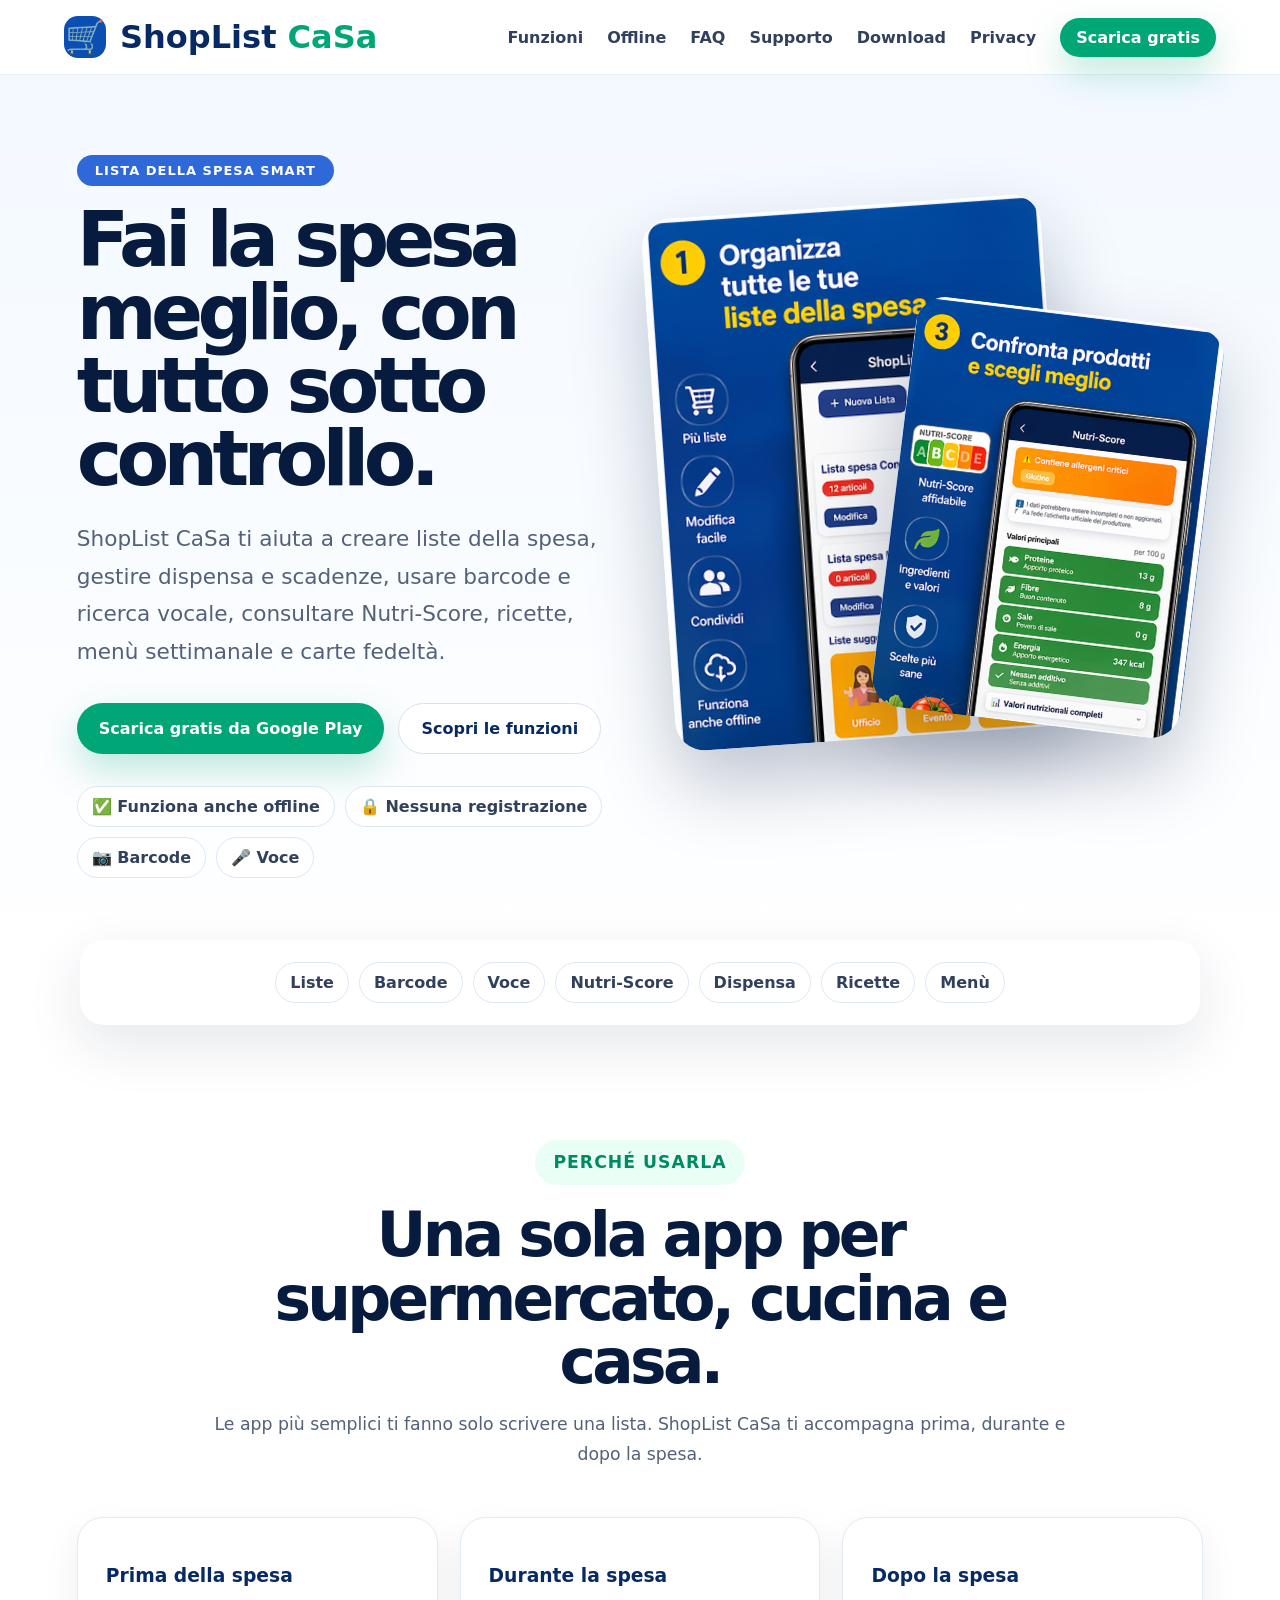
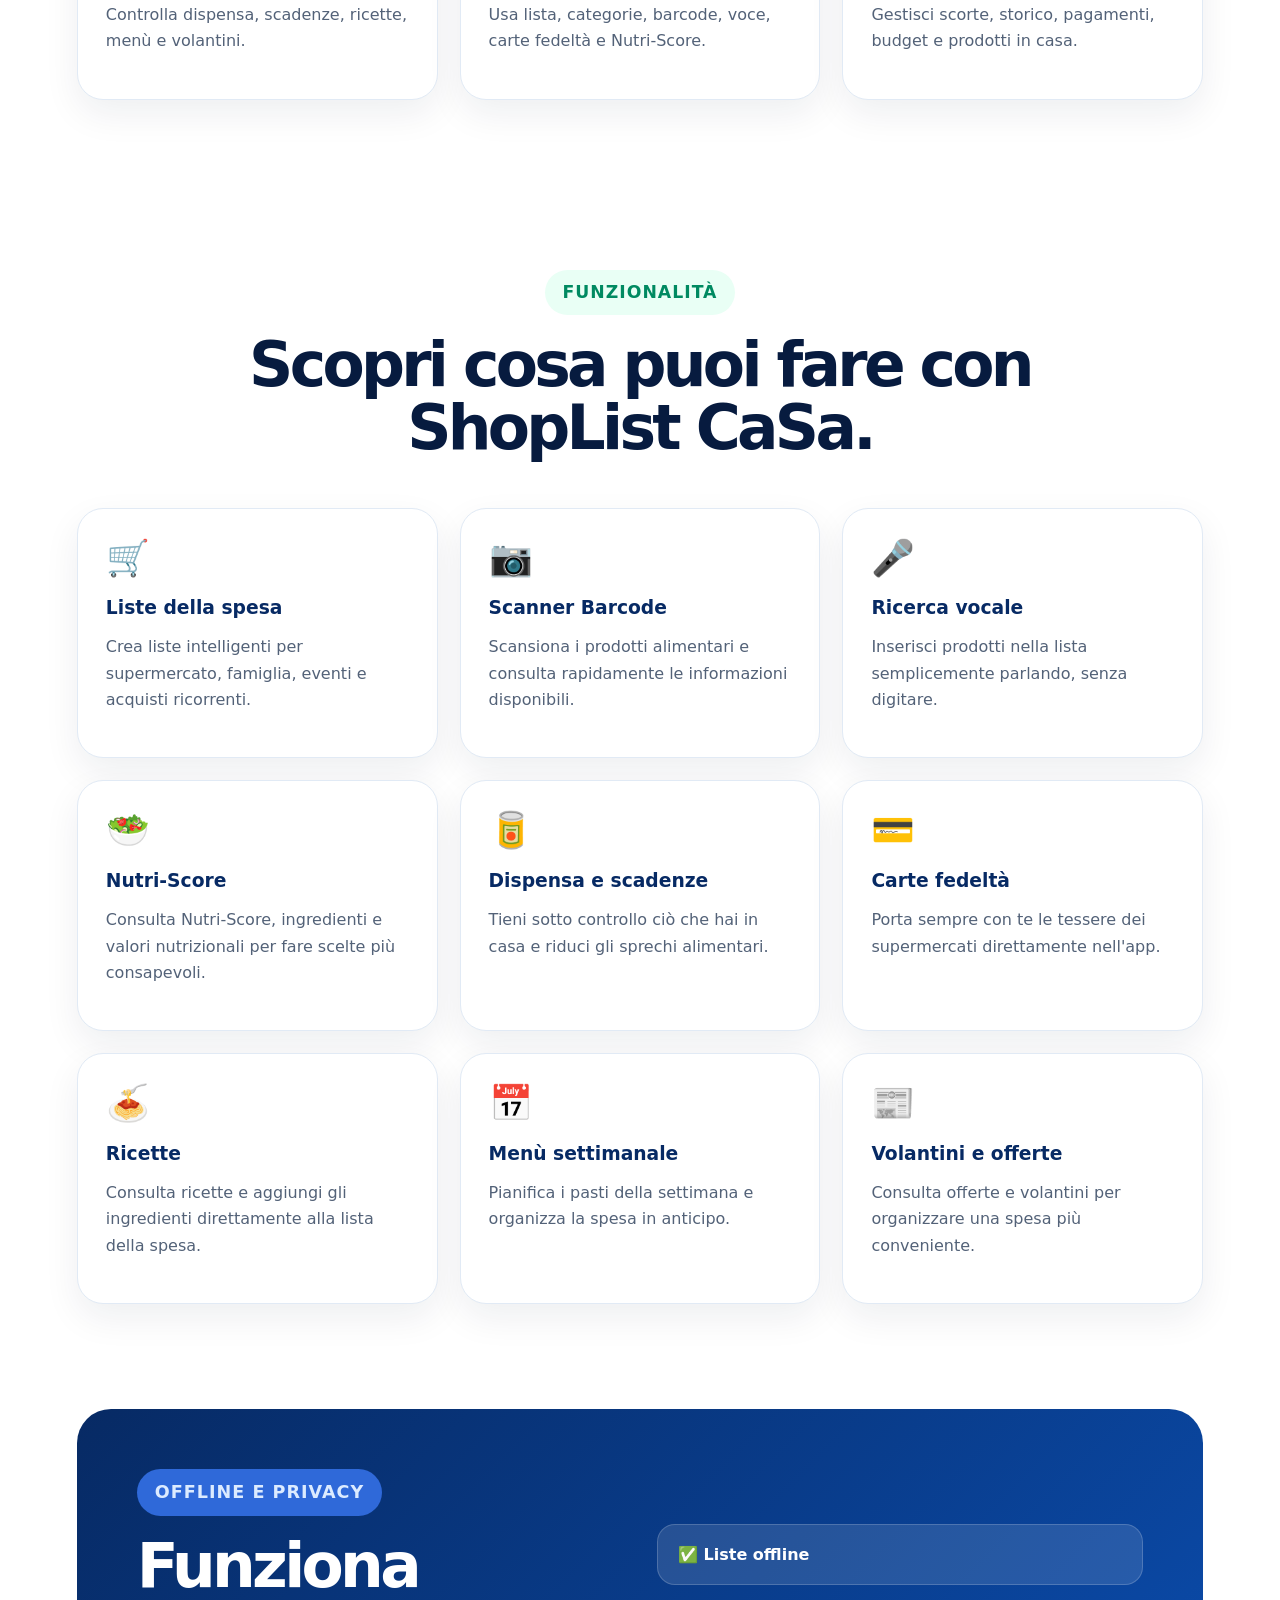
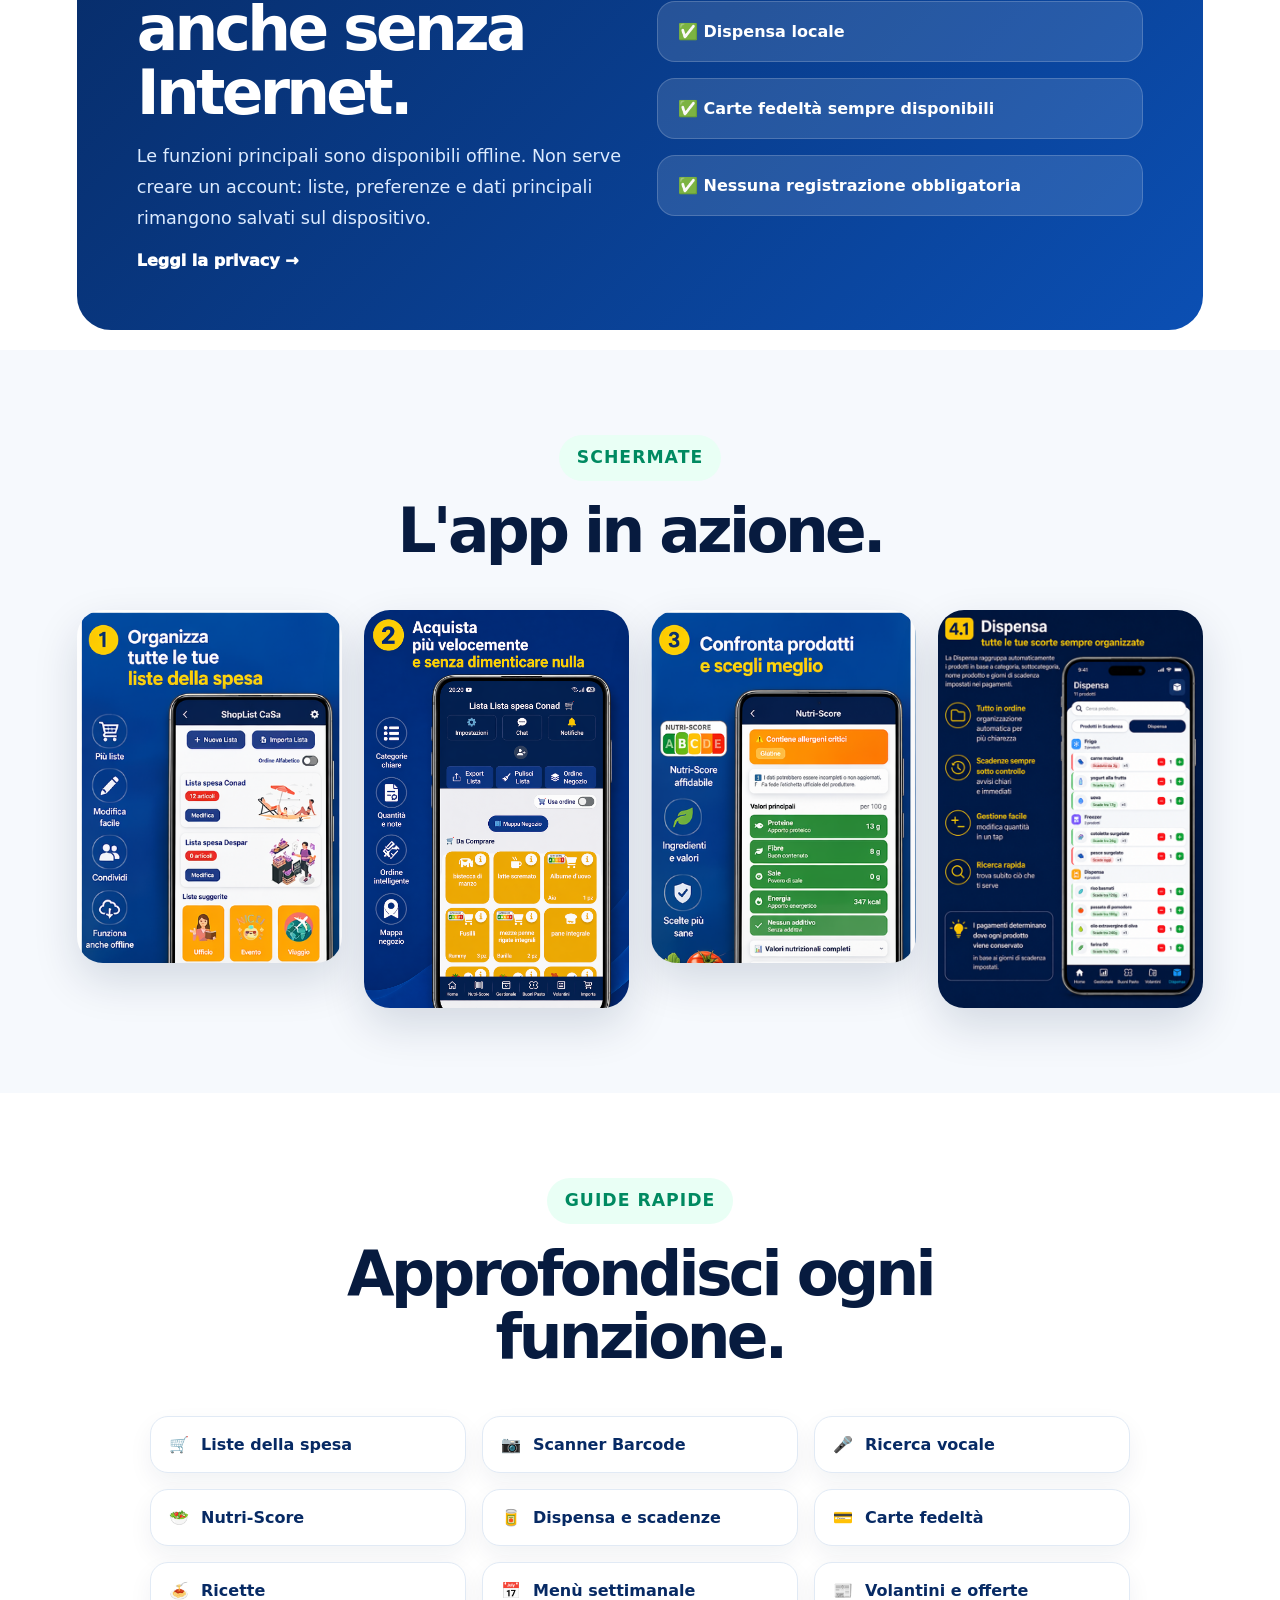
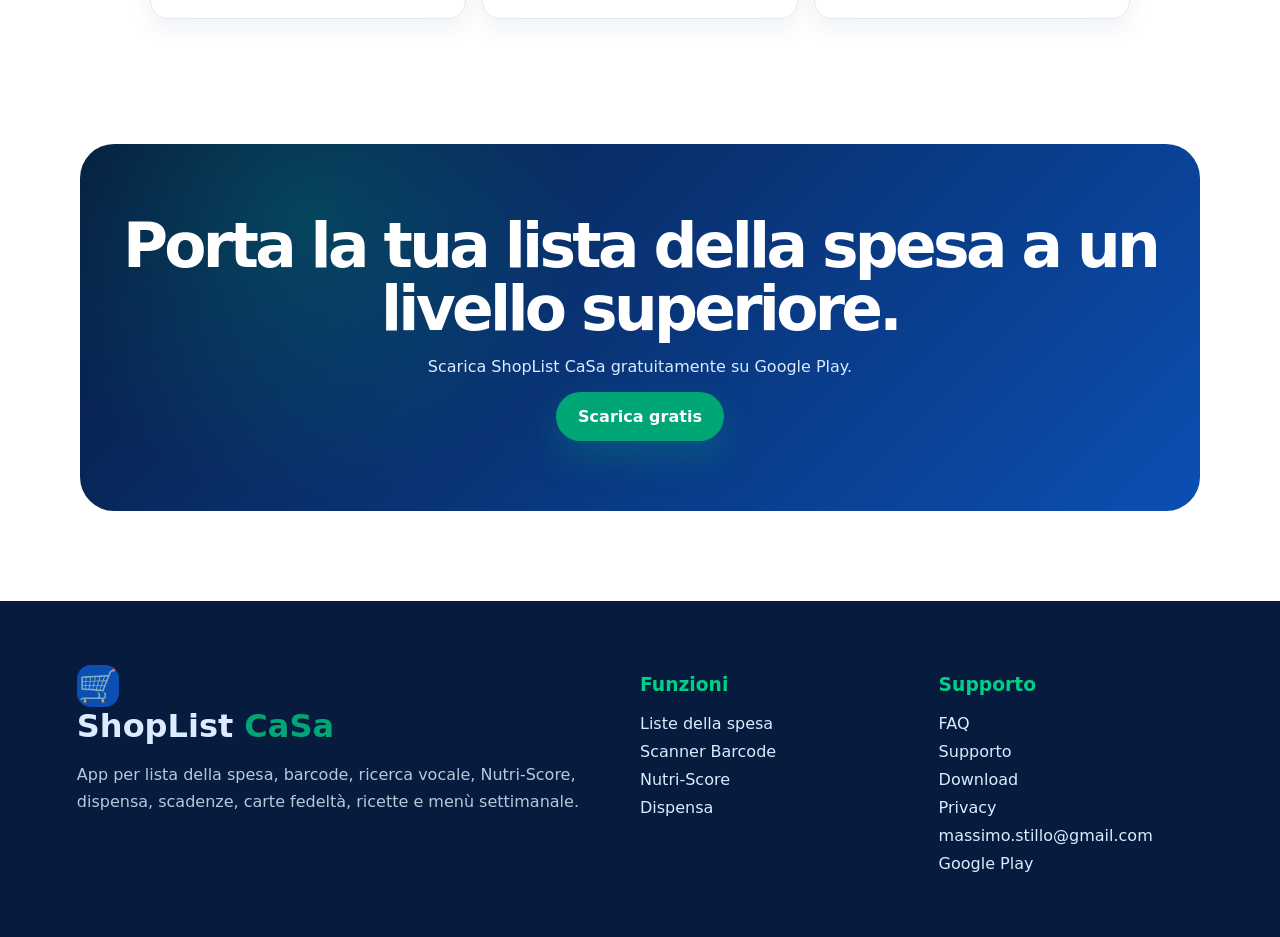
<file: index.html>
<!DOCTYPE html>
<html lang="it">
<head>
  <meta charset="UTF-8">
  <meta name="viewport" content="width=device-width, initial-scale=1.0">
  <title>ShopList CaSa - Lista della spesa smart</title>
  <meta name="description" content="ShopList CaSa è l'app completa per organizzare la lista della spesa: barcode, ricerca vocale, Nutri-Score, dispensa, scadenze, carte fedeltà, ricette e menù settimanale.">
  <link rel="stylesheet" href="style.css">
</head>
<body>

<header class="site-header">
  <a class="brand" href="index.html" aria-label="ShopList CaSa home">
    <span class="brand-mark">🛒</span>
    <span>ShopList <strong>CaSa</strong></span>
  </a>
  <button class="menu-toggle" id="menuToggle" aria-label="Apri menu">☰</button>
  <nav class="nav" id="nav">
    <a href="index.html#funzioni">Funzioni</a>
    <a href="index.html#offline">Offline</a>
    <a href="faq.html">FAQ</a>
    <a href="support.html">Supporto</a>
    <a href="download.html">Download</a>
    <a href="privacy.html">Privacy</a>
    <a class="btn small" href="https://play.google.com/store/apps/details?id=io.shoplistcasa.app" target="_blank" rel="noopener">Scarica gratis</a>
  </nav>
</header>


<main>
  <section class="hero">
    <div class="hero-text reveal">
      <p class="eyebrow">Lista della spesa smart</p>
      <h1>Fai la spesa meglio, con tutto sotto controllo.</h1>
      <p class="lead">ShopList CaSa ti aiuta a creare liste della spesa, gestire dispensa e scadenze, usare barcode e ricerca vocale, consultare Nutri-Score, ricette, menù settimanale e carte fedeltà.</p>
      <div class="hero-actions">
        <a class="btn" href="https://play.google.com/store/apps/details?id=io.shoplistcasa.app" target="_blank" rel="noopener">Scarica gratis da Google Play</a>
        <a class="btn secondary" href="#funzioni">Scopri le funzioni</a>
      </div>
      <div class="hero-points">
        <span>✅ Funziona anche offline</span>
        <span>🔒 Nessuna registrazione</span>
        <span>📷 Barcode</span>
        <span>🎤 Voce</span>
      </div>
    </div>
    <div class="hero-media reveal">
      <img class="phone-main" src="assets/liste.png" alt="ShopList CaSa lista della spesa">
      <img class="phone-float" src="assets/nutriscore.png" alt="Nutri-Score nell'app ShopList CaSa">
    </div>
  </section>

  <section class="logos reveal" aria-label="Principali vantaggi">
    <span>Liste</span><span>Barcode</span><span>Voce</span><span>Nutri-Score</span><span>Dispensa</span><span>Ricette</span><span>Menù</span>
  </section>

  <section class="section intro">
    <div class="section-title reveal">
      <p class="eyebrow green">Perché usarla</p>
      <h2>Una sola app per supermercato, cucina e casa.</h2>
      <p>Le app più semplici ti fanno solo scrivere una lista. ShopList CaSa ti accompagna prima, durante e dopo la spesa.</p>
    </div>
    <div class="benefit-grid">
      <article class="benefit reveal"><h3>Prima della spesa</h3><p>Controlla dispensa, scadenze, ricette, menù e volantini.</p></article>
      <article class="benefit reveal"><h3>Durante la spesa</h3><p>Usa lista, categorie, barcode, voce, carte fedeltà e Nutri-Score.</p></article>
      <article class="benefit reveal"><h3>Dopo la spesa</h3><p>Gestisci scorte, storico, pagamenti, budget e prodotti in casa.</p></article>
    </div>
  </section>

  <section class="section" id="funzioni">
    <div class="section-title reveal">
      <p class="eyebrow green">Funzionalità</p>
      <h2>Scopri cosa puoi fare con ShopList CaSa.</h2>
    </div>
    <div class="feature-grid">
      <a class="feature-card reveal" href="funzioni/liste-spesa.html">
      <span>🛒</span>
      <h3>Liste della spesa</h3>
      <p>Crea liste intelligenti per supermercato, famiglia, eventi e acquisti ricorrenti.</p>
    </a>
<a class="feature-card reveal" href="funzioni/barcode.html">
      <span>📷</span>
      <h3>Scanner Barcode</h3>
      <p>Scansiona i prodotti alimentari e consulta rapidamente le informazioni disponibili.</p>
    </a>
<a class="feature-card reveal" href="funzioni/ricerca-vocale.html">
      <span>🎤</span>
      <h3>Ricerca vocale</h3>
      <p>Inserisci prodotti nella lista semplicemente parlando, senza digitare.</p>
    </a>
<a class="feature-card reveal" href="funzioni/nutri-score.html">
      <span>🥗</span>
      <h3>Nutri-Score</h3>
      <p>Consulta Nutri-Score, ingredienti e valori nutrizionali per fare scelte più consapevoli.</p>
    </a>
<a class="feature-card reveal" href="funzioni/dispensa.html">
      <span>🥫</span>
      <h3>Dispensa e scadenze</h3>
      <p>Tieni sotto controllo ciò che hai in casa e riduci gli sprechi alimentari.</p>
    </a>
<a class="feature-card reveal" href="funzioni/carte-fedelta.html">
      <span>💳</span>
      <h3>Carte fedeltà</h3>
      <p>Porta sempre con te le tessere dei supermercati direttamente nell'app.</p>
    </a>
<a class="feature-card reveal" href="funzioni/ricette.html">
      <span>🍝</span>
      <h3>Ricette</h3>
      <p>Consulta ricette e aggiungi gli ingredienti direttamente alla lista della spesa.</p>
    </a>
<a class="feature-card reveal" href="funzioni/menu-settimanale.html">
      <span>📅</span>
      <h3>Menù settimanale</h3>
      <p>Pianifica i pasti della settimana e organizza la spesa in anticipo.</p>
    </a>
<a class="feature-card reveal" href="funzioni/volantini.html">
      <span>📰</span>
      <h3>Volantini e offerte</h3>
      <p>Consulta offerte e volantini per organizzare una spesa più conveniente.</p>
    </a>
    </div>
  </section>

  <section class="split" id="offline">
    <div class="split-text reveal">
      <p class="eyebrow">Offline e privacy</p>
      <h2>Funziona anche senza Internet.</h2>
      <p>Le funzioni principali sono disponibili offline. Non serve creare un account: liste, preferenze e dati principali rimangono salvati sul dispositivo.</p>
      <a class="text-link" href="privacy.html">Leggi la privacy →</a>
    </div>
    <div class="split-panel reveal">
      <div class="check">✅ Liste offline</div>
      <div class="check">✅ Dispensa locale</div>
      <div class="check">✅ Carte fedeltà sempre disponibili</div>
      <div class="check">✅ Nessuna registrazione obbligatoria</div>
    </div>
  </section>

  <section class="section screenshots">
    <div class="section-title reveal">
      <p class="eyebrow green">Schermate</p>
      <h2>L'app in azione.</h2>
    </div>
    <div class="screens-grid">
      <img class="reveal" src="assets/liste.png" alt="Liste della spesa">
      <img class="reveal" src="assets/spesa-veloce.png" alt="Spesa veloce">
      <img class="reveal" src="assets/nutriscore.png" alt="Nutri-Score">
      <img class="reveal" src="assets/dispensa.png" alt="Dispensa e scadenze">
    </div>
  </section>

  <section class="section seo-links">
    <div class="section-title reveal">
      <p class="eyebrow green">Guide rapide</p>
      <h2>Approfondisci ogni funzione.</h2>
    </div>
    <div class="mini-grid reveal">
      <a class="mini-card" href="funzioni/liste-spesa.html"><span>🛒</span><strong>Liste della spesa</strong></a>
<a class="mini-card" href="funzioni/barcode.html"><span>📷</span><strong>Scanner Barcode</strong></a>
<a class="mini-card" href="funzioni/ricerca-vocale.html"><span>🎤</span><strong>Ricerca vocale</strong></a>
<a class="mini-card" href="funzioni/nutri-score.html"><span>🥗</span><strong>Nutri-Score</strong></a>
<a class="mini-card" href="funzioni/dispensa.html"><span>🥫</span><strong>Dispensa e scadenze</strong></a>
<a class="mini-card" href="funzioni/carte-fedelta.html"><span>💳</span><strong>Carte fedeltà</strong></a>
<a class="mini-card" href="funzioni/ricette.html"><span>🍝</span><strong>Ricette</strong></a>
<a class="mini-card" href="funzioni/menu-settimanale.html"><span>📅</span><strong>Menù settimanale</strong></a>
<a class="mini-card" href="funzioni/volantini.html"><span>📰</span><strong>Volantini e offerte</strong></a>
    </div>
  </section>

  <section class="cta reveal">
    <h2>Porta la tua lista della spesa a un livello superiore.</h2>
    <p>Scarica ShopList CaSa gratuitamente su Google Play.</p>
    <a class="btn" href="https://play.google.com/store/apps/details?id=io.shoplistcasa.app" target="_blank" rel="noopener">Scarica gratis</a>
  </section>
</main>


<footer class="footer">
  <div>
    <a class="brand footer-brand" href="index.html">
      <span class="brand-mark">🛒</span>
      <span>ShopList <strong>CaSa</strong></span>
    </a>
    <p>App per lista della spesa, barcode, ricerca vocale, Nutri-Score, dispensa, scadenze, carte fedeltà, ricette e menù settimanale.</p>
  </div>
  <div>
    <h3>Funzioni</h3>
    <a href="funzioni/liste-spesa.html">Liste della spesa</a>
    <a href="funzioni/barcode.html">Scanner Barcode</a>
    <a href="funzioni/nutri-score.html">Nutri-Score</a>
    <a href="funzioni/dispensa.html">Dispensa</a>
  </div>
  <div>
    <h3>Supporto</h3>
    <a href="faq.html">FAQ</a>
    <a href="support.html">Supporto</a>
    <a href="download.html">Download</a>
    <a href="privacy.html">Privacy</a>
    <a href="mailto:massimo.stillo@gmail.com">massimo.stillo@gmail.com</a>
    <a href="https://play.google.com/store/apps/details?id=io.shoplistcasa.app" target="_blank" rel="noopener">Google Play</a>
  </div>
</footer>

<script src="script.js"></script>
</body>
</html>
</file>
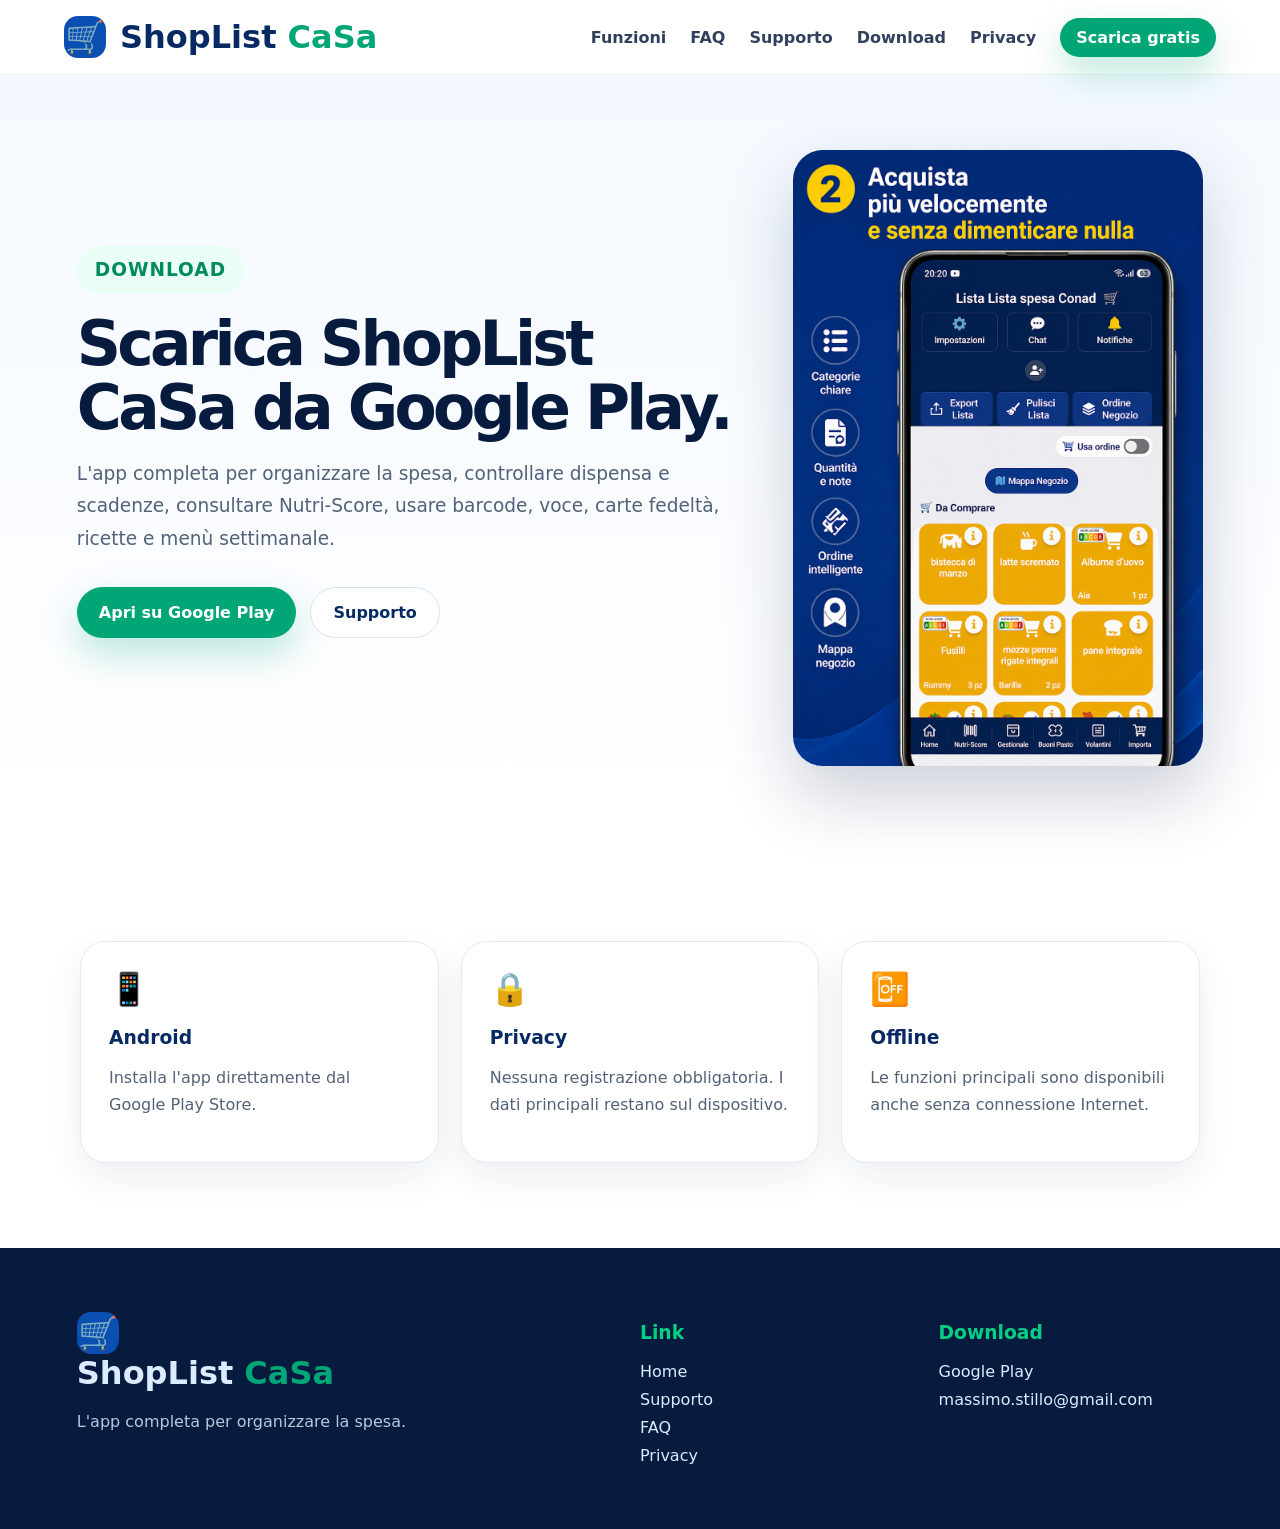
<file: download.html>
<!DOCTYPE html>
<html lang="it">
<head>
  <meta charset="UTF-8"><meta name="viewport" content="width=device-width, initial-scale=1.0">
  <title>Download - ShopList CaSa</title>
  <meta name="description" content="Scarica ShopList CaSa da Google Play: app gratuita per lista della spesa, barcode, voce, Nutri-Score, dispensa e ricette.">
  <link rel="stylesheet" href="style.css">
</head>
<body>
<header class="site-header">
  <a class="brand" href="index.html"><span class="brand-mark">🛒</span><span>ShopList <strong>CaSa</strong></span></a>
  <button class="menu-toggle" id="menuToggle" aria-label="Apri menu">☰</button>
  <nav class="nav" id="nav">
    <a href="index.html#funzioni">Funzioni</a>
    <a href="faq.html">FAQ</a>
    <a href="support.html">Supporto</a>
    <a href="download.html">Download</a>
    <a href="privacy.html">Privacy</a>
    <a class="btn small" href="https://play.google.com/store/apps/details?id=io.shoplistcasa.app" target="_blank" rel="noopener">Scarica gratis</a>
  </nav>
</header>
<main>
  <section class="page-hero">
    <div class="reveal">
      <p class="eyebrow green">Download</p>
      <h1>Scarica ShopList CaSa da Google Play.</h1>
      <p>L'app completa per organizzare la spesa, controllare dispensa e scadenze, consultare Nutri-Score, usare barcode, voce, carte fedeltà, ricette e menù settimanale.</p>
      <div class="hero-actions">
        <a class="btn" href="https://play.google.com/store/apps/details?id=io.shoplistcasa.app" target="_blank" rel="noopener">Apri su Google Play</a>
        <a class="btn secondary" href="support.html">Supporto</a>
      </div>
    </div>
    <img class="page-shot reveal" src="assets/spesa-veloce.png" alt="Scarica ShopList CaSa">
  </section>

  <section class="section">
    <div class="download-grid">
      <article class="download-card reveal"><span>📱</span><h3>Android</h3><p>Installa l'app direttamente dal Google Play Store.</p></article>
      <article class="download-card reveal"><span>🔒</span><h3>Privacy</h3><p>Nessuna registrazione obbligatoria. I dati principali restano sul dispositivo.</p></article>
      <article class="download-card reveal"><span>📴</span><h3>Offline</h3><p>Le funzioni principali sono disponibili anche senza connessione Internet.</p></article>
    </div>
  </section>
</main>
<footer class="footer">
  <div><a class="brand footer-brand" href="index.html"><span class="brand-mark">🛒</span><span>ShopList <strong>CaSa</strong></span></a><p>L'app completa per organizzare la spesa.</p></div>
  <div><h3>Link</h3><a href="index.html">Home</a><a href="support.html">Supporto</a><a href="faq.html">FAQ</a><a href="privacy.html">Privacy</a></div>
  <div><h3>Download</h3><a href="https://play.google.com/store/apps/details?id=io.shoplistcasa.app" target="_blank" rel="noopener">Google Play</a><a href="mailto:massimo.stillo@gmail.com">massimo.stillo@gmail.com</a></div>
</footer>
<script src="script.js"></script>
</body>
</html>
</file>
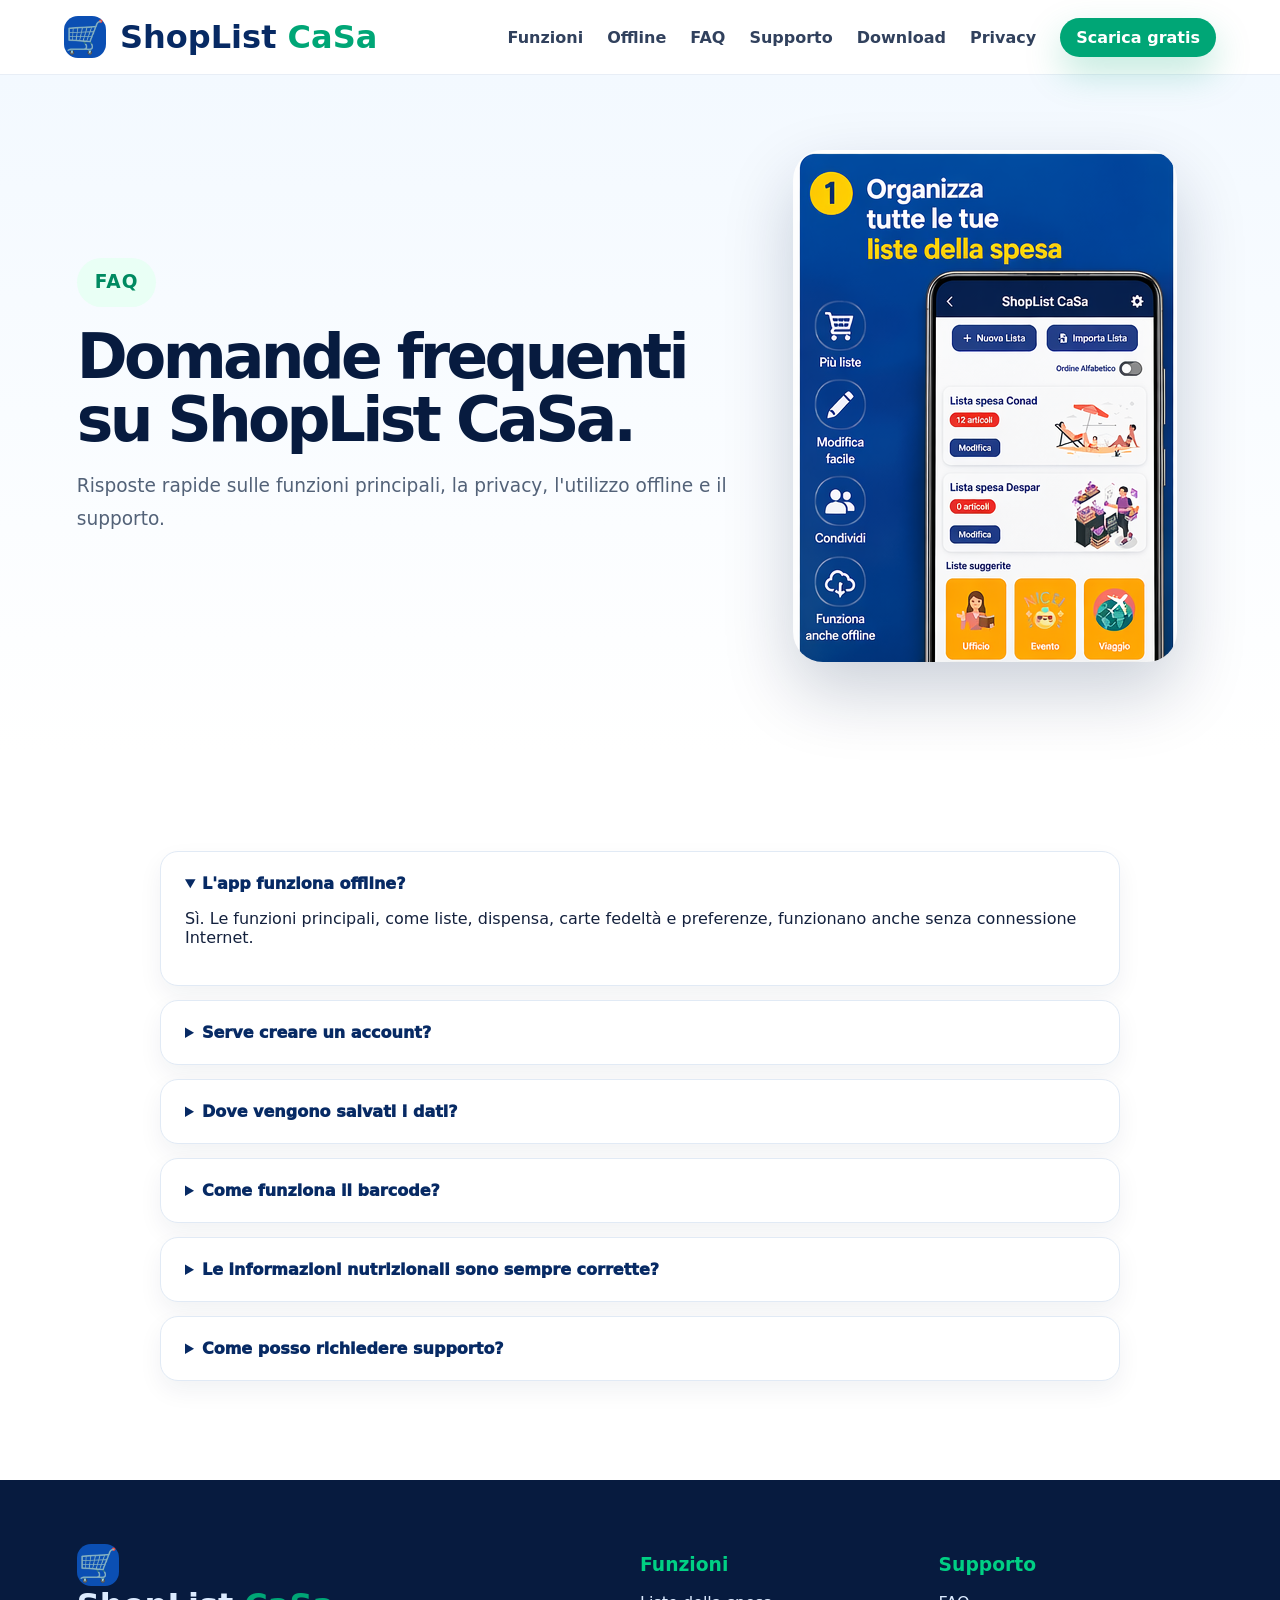
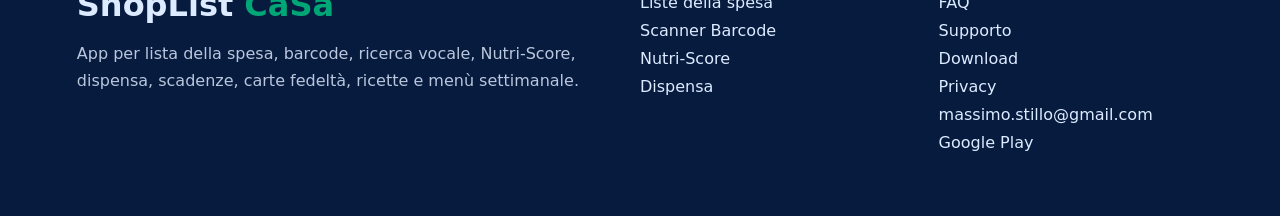
<file: faq.html>
<!DOCTYPE html>
<html lang="it">
<head>
  <meta charset="UTF-8"><meta name="viewport" content="width=device-width, initial-scale=1.0">
  <title>FAQ - ShopList CaSa</title>
  <meta name="description" content="Domande frequenti su ShopList CaSa, app per lista della spesa, barcode, voce, dispensa, scadenze e privacy.">
  <link rel="stylesheet" href="style.css">
</head>
<body>

<header class="site-header">
  <a class="brand" href="index.html" aria-label="ShopList CaSa home">
    <span class="brand-mark">🛒</span>
    <span>ShopList <strong>CaSa</strong></span>
  </a>
  <button class="menu-toggle" id="menuToggle" aria-label="Apri menu">☰</button>
  <nav class="nav" id="nav">
    <a href="index.html#funzioni">Funzioni</a>
    <a href="index.html#offline">Offline</a>
    <a href="faq.html">FAQ</a>
    <a href="support.html">Supporto</a>
    <a href="download.html">Download</a>
    <a href="privacy.html">Privacy</a>
    <a class="btn small" href="https://play.google.com/store/apps/details?id=io.shoplistcasa.app" target="_blank" rel="noopener">Scarica gratis</a>
  </nav>
</header>

<main>
<section class="page-hero">
  <div class="reveal">
    <p class="eyebrow green">FAQ</p>
    <h1>Domande frequenti su ShopList CaSa.</h1>
    <p>Risposte rapide sulle funzioni principali, la privacy, l'utilizzo offline e il supporto.</p>
  </div>
  <img class="page-shot reveal" src="assets/liste.png" alt="ShopList CaSa FAQ">
</section>
<section class="section">
  <div class="faq-list">
    <details class="reveal" open><summary>L'app funziona offline?</summary><p>Sì. Le funzioni principali, come liste, dispensa, carte fedeltà e preferenze, funzionano anche senza connessione Internet.</p></details>
    <details class="reveal"><summary>Serve creare un account?</summary><p>No. ShopList CaSa non richiede registrazione obbligatoria.</p></details>
    <details class="reveal"><summary>Dove vengono salvati i dati?</summary><p>Liste, preferenze e dati principali vengono salvati localmente sul dispositivo.</p></details>
    <details class="reveal"><summary>Come funziona il barcode?</summary><p>Lo scanner permette di cercare informazioni disponibili sui prodotti alimentari tramite codice a barre.</p></details>
    <details class="reveal"><summary>Le informazioni nutrizionali sono sempre corrette?</summary><p>Possono essere incomplete, imprecise o non aggiornate. Fa sempre fede l'etichetta ufficiale del prodotto.</p></details>
    <details class="reveal"><summary>Come posso richiedere supporto?</summary><p>Puoi scrivere a <a href="mailto:massimo.stillo@gmail.com">massimo.stillo@gmail.com</a>.</p></details>
  </div>
</section>
</main>

<footer class="footer">
  <div>
    <a class="brand footer-brand" href="index.html">
      <span class="brand-mark">🛒</span>
      <span>ShopList <strong>CaSa</strong></span>
    </a>
    <p>App per lista della spesa, barcode, ricerca vocale, Nutri-Score, dispensa, scadenze, carte fedeltà, ricette e menù settimanale.</p>
  </div>
  <div>
    <h3>Funzioni</h3>
    <a href="funzioni/liste-spesa.html">Liste della spesa</a>
    <a href="funzioni/barcode.html">Scanner Barcode</a>
    <a href="funzioni/nutri-score.html">Nutri-Score</a>
    <a href="funzioni/dispensa.html">Dispensa</a>
  </div>
  <div>
    <h3>Supporto</h3>
    <a href="faq.html">FAQ</a>
    <a href="support.html">Supporto</a>
    <a href="download.html">Download</a>
    <a href="privacy.html">Privacy</a>
    <a href="mailto:massimo.stillo@gmail.com">massimo.stillo@gmail.com</a>
    <a href="https://play.google.com/store/apps/details?id=io.shoplistcasa.app" target="_blank" rel="noopener">Google Play</a>
  </div>
</footer>

<script src="script.js"></script>
</body>
</html>
</file>
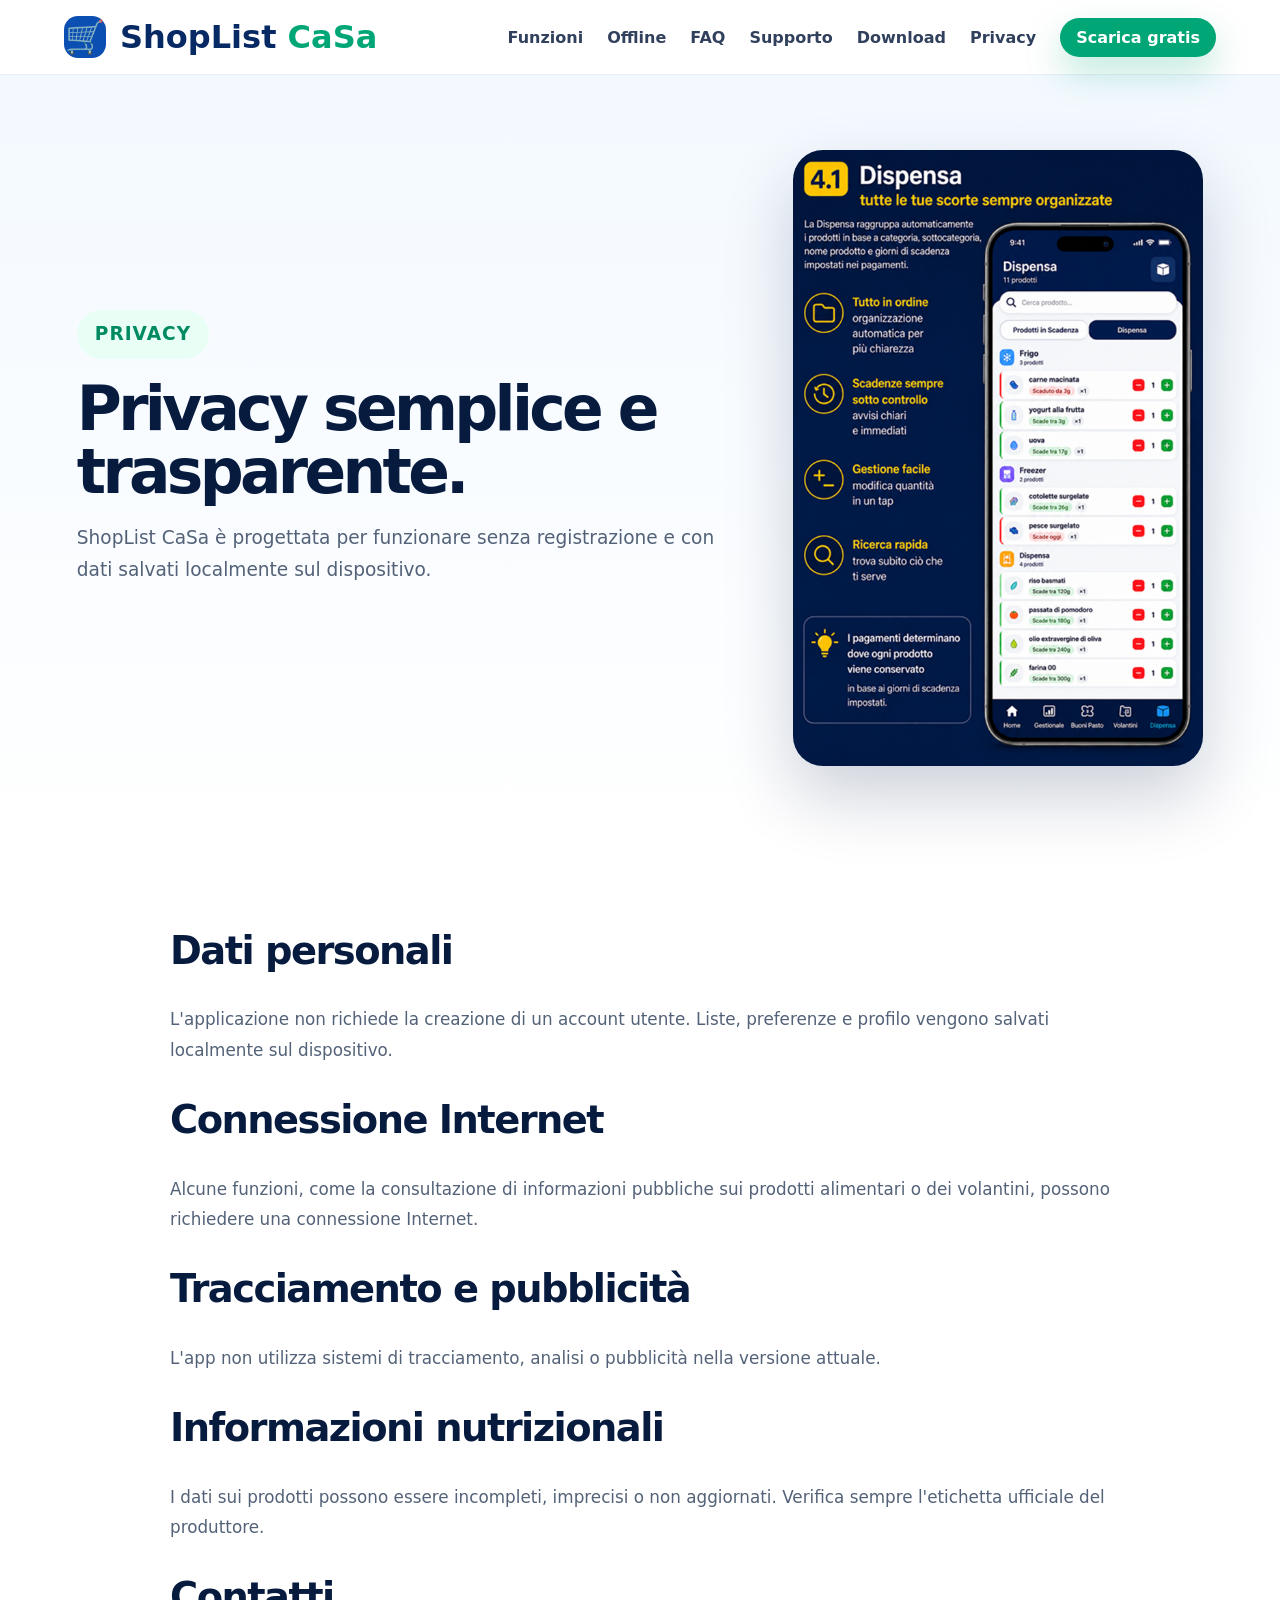
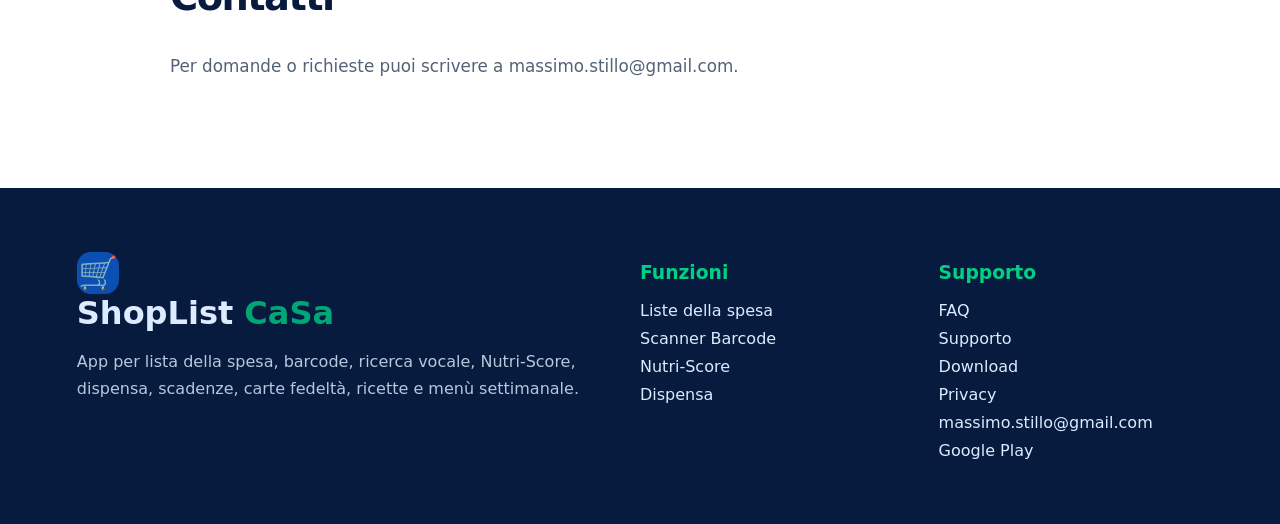
<file: privacy.html>
<!DOCTYPE html>
<html lang="it">
<head>
  <meta charset="UTF-8"><meta name="viewport" content="width=device-width, initial-scale=1.0">
  <title>Privacy - ShopList CaSa</title>
  <meta name="description" content="Informativa privacy di ShopList CaSa. Nessuna registrazione obbligatoria, dati salvati localmente sul dispositivo.">
  <link rel="stylesheet" href="style.css">
</head>
<body>

<header class="site-header">
  <a class="brand" href="index.html" aria-label="ShopList CaSa home">
    <span class="brand-mark">🛒</span>
    <span>ShopList <strong>CaSa</strong></span>
  </a>
  <button class="menu-toggle" id="menuToggle" aria-label="Apri menu">☰</button>
  <nav class="nav" id="nav">
    <a href="index.html#funzioni">Funzioni</a>
    <a href="index.html#offline">Offline</a>
    <a href="faq.html">FAQ</a>
    <a href="support.html">Supporto</a>
    <a href="download.html">Download</a>
    <a href="privacy.html">Privacy</a>
    <a class="btn small" href="https://play.google.com/store/apps/details?id=io.shoplistcasa.app" target="_blank" rel="noopener">Scarica gratis</a>
  </nav>
</header>

<main>
<section class="page-hero">
  <div class="reveal">
    <p class="eyebrow green">Privacy</p>
    <h1>Privacy semplice e trasparente.</h1>
    <p>ShopList CaSa è progettata per funzionare senza registrazione e con dati salvati localmente sul dispositivo.</p>
  </div>
  <img class="page-shot reveal" src="assets/dispensa.png" alt="Privacy ShopList CaSa">
</section>
<section class="content-section reveal">
  <h2>Dati personali</h2>
  <p>L'applicazione non richiede la creazione di un account utente. Liste, preferenze e profilo vengono salvati localmente sul dispositivo.</p>
  <h2>Connessione Internet</h2>
  <p>Alcune funzioni, come la consultazione di informazioni pubbliche sui prodotti alimentari o dei volantini, possono richiedere una connessione Internet.</p>
  <h2>Tracciamento e pubblicità</h2>
  <p>L'app non utilizza sistemi di tracciamento, analisi o pubblicità nella versione attuale.</p>
  <h2>Informazioni nutrizionali</h2>
  <p>I dati sui prodotti possono essere incompleti, imprecisi o non aggiornati. Verifica sempre l'etichetta ufficiale del produttore.</p>
  <h2>Contatti</h2>
  <p>Per domande o richieste puoi scrivere a <a href="mailto:massimo.stillo@gmail.com">massimo.stillo@gmail.com</a>.</p>
</section>
</main>

<footer class="footer">
  <div>
    <a class="brand footer-brand" href="index.html">
      <span class="brand-mark">🛒</span>
      <span>ShopList <strong>CaSa</strong></span>
    </a>
    <p>App per lista della spesa, barcode, ricerca vocale, Nutri-Score, dispensa, scadenze, carte fedeltà, ricette e menù settimanale.</p>
  </div>
  <div>
    <h3>Funzioni</h3>
    <a href="funzioni/liste-spesa.html">Liste della spesa</a>
    <a href="funzioni/barcode.html">Scanner Barcode</a>
    <a href="funzioni/nutri-score.html">Nutri-Score</a>
    <a href="funzioni/dispensa.html">Dispensa</a>
  </div>
  <div>
    <h3>Supporto</h3>
    <a href="faq.html">FAQ</a>
    <a href="support.html">Supporto</a>
    <a href="download.html">Download</a>
    <a href="privacy.html">Privacy</a>
    <a href="mailto:massimo.stillo@gmail.com">massimo.stillo@gmail.com</a>
    <a href="https://play.google.com/store/apps/details?id=io.shoplistcasa.app" target="_blank" rel="noopener">Google Play</a>
  </div>
</footer>

<script src="script.js"></script>
</body>
</html>
</file>
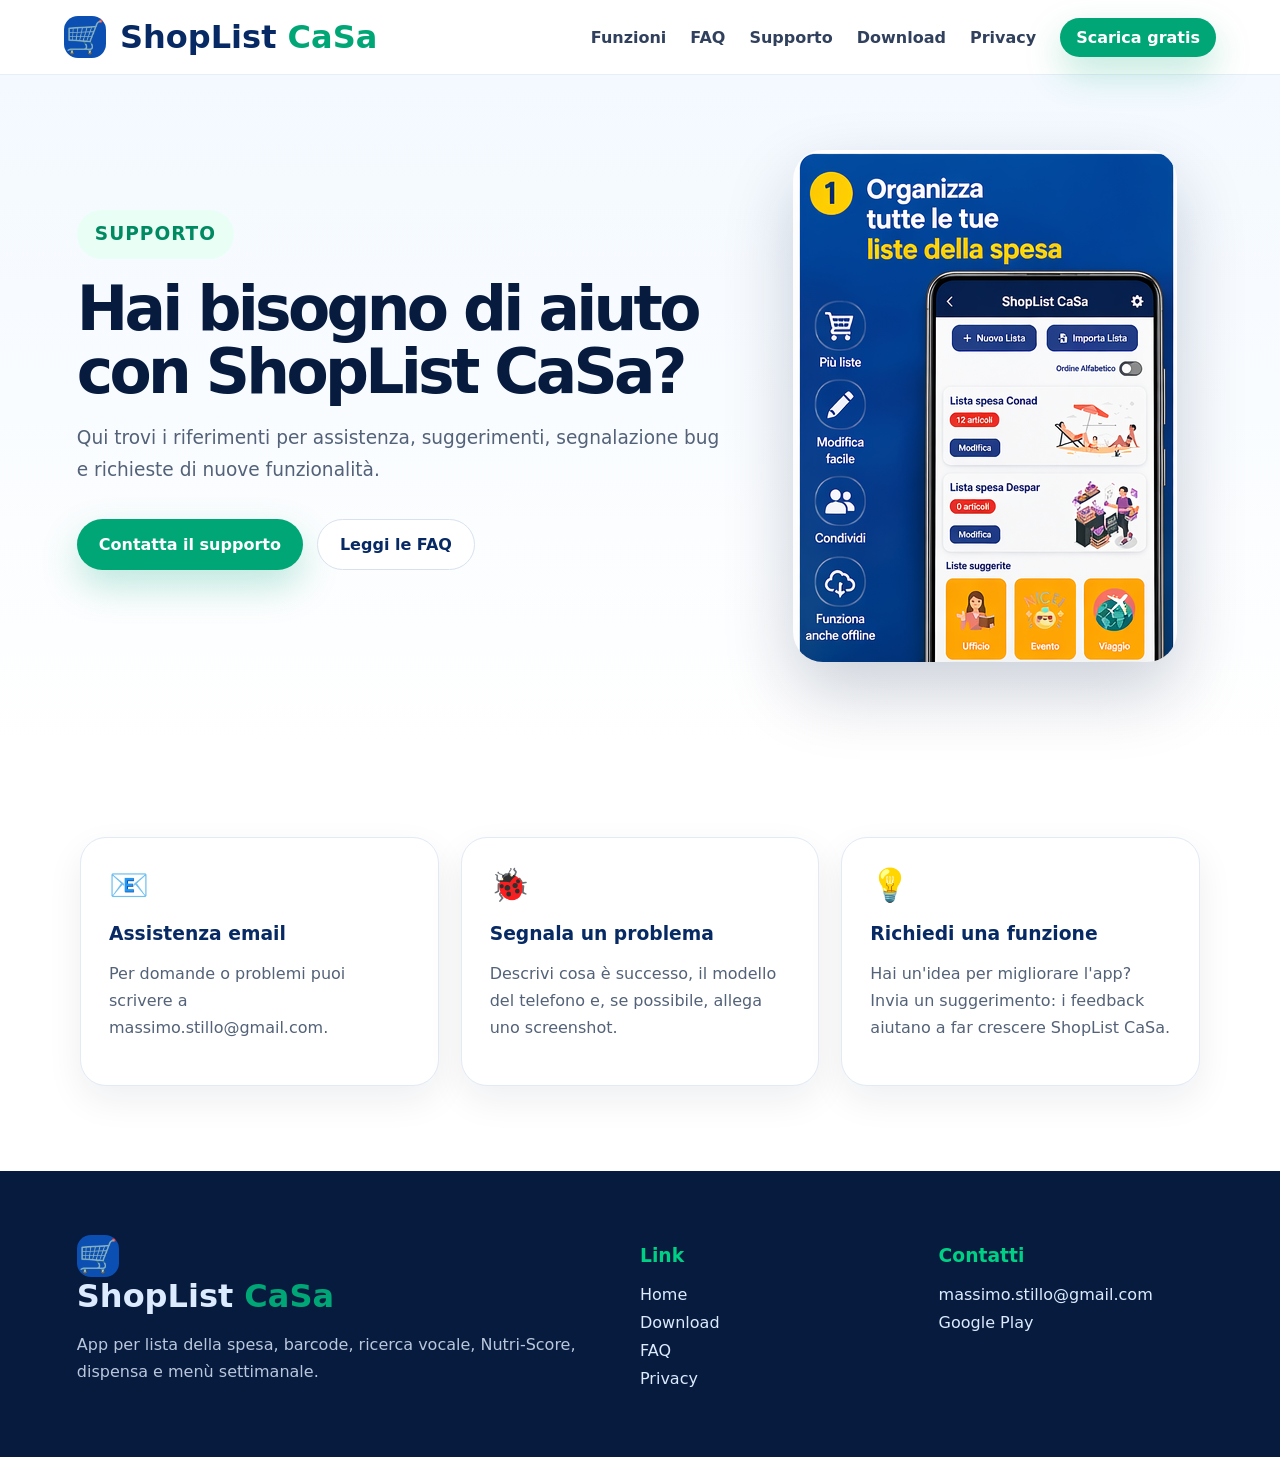
<file: support.html>
<!DOCTYPE html>
<html lang="it">
<head>
  <meta charset="UTF-8"><meta name="viewport" content="width=device-width, initial-scale=1.0">
  <title>Supporto - ShopList CaSa</title>
  <meta name="description" content="Supporto ufficiale ShopList CaSa: assistenza, segnalazione bug, richieste funzionalità, FAQ e link al Play Store.">
  <link rel="stylesheet" href="style.css">
</head>
<body>
<header class="site-header">
  <a class="brand" href="index.html"><span class="brand-mark">🛒</span><span>ShopList <strong>CaSa</strong></span></a>
  <button class="menu-toggle" id="menuToggle" aria-label="Apri menu">☰</button>
  <nav class="nav" id="nav">
    <a href="index.html#funzioni">Funzioni</a>
    <a href="faq.html">FAQ</a>
    <a href="support.html">Supporto</a>
    <a href="download.html">Download</a>
    <a href="privacy.html">Privacy</a>
    <a class="btn small" href="https://play.google.com/store/apps/details?id=io.shoplistcasa.app" target="_blank" rel="noopener">Scarica gratis</a>
  </nav>
</header>
<main>
  <section class="page-hero">
    <div class="reveal">
      <p class="eyebrow green">Supporto</p>
      <h1>Hai bisogno di aiuto con ShopList CaSa?</h1>
      <p>Qui trovi i riferimenti per assistenza, suggerimenti, segnalazione bug e richieste di nuove funzionalità.</p>
      <div class="hero-actions">
        <a class="btn" href="mailto:massimo.stillo@gmail.com?subject=Supporto%20ShopList%20CaSa">Contatta il supporto</a>
        <a class="btn secondary" href="faq.html">Leggi le FAQ</a>
      </div>
    </div>
    <img class="page-shot reveal" src="assets/liste.png" alt="Supporto ShopList CaSa">
  </section>

  <section class="section">
    <div class="support-grid">
      <article class="support-card reveal"><span>📧</span><h3>Assistenza email</h3><p>Per domande o problemi puoi scrivere a <a href="mailto:massimo.stillo@gmail.com">massimo.stillo@gmail.com</a>.</p></article>
      <article class="support-card reveal"><span>🐞</span><h3>Segnala un problema</h3><p>Descrivi cosa è successo, il modello del telefono e, se possibile, allega uno screenshot.</p></article>
      <article class="support-card reveal"><span>💡</span><h3>Richiedi una funzione</h3><p>Hai un'idea per migliorare l'app? Invia un suggerimento: i feedback aiutano a far crescere ShopList CaSa.</p></article>
    </div>
  </section>
</main>
<footer class="footer">
  <div><a class="brand footer-brand" href="index.html"><span class="brand-mark">🛒</span><span>ShopList <strong>CaSa</strong></span></a><p>App per lista della spesa, barcode, ricerca vocale, Nutri-Score, dispensa e menù settimanale.</p></div>
  <div><h3>Link</h3><a href="index.html">Home</a><a href="download.html">Download</a><a href="faq.html">FAQ</a><a href="privacy.html">Privacy</a></div>
  <div><h3>Contatti</h3><a href="mailto:massimo.stillo@gmail.com">massimo.stillo@gmail.com</a><a href="https://play.google.com/store/apps/details?id=io.shoplistcasa.app" target="_blank" rel="noopener">Google Play</a></div>
</footer>
<script src="script.js"></script>
</body>
</html>
</file>
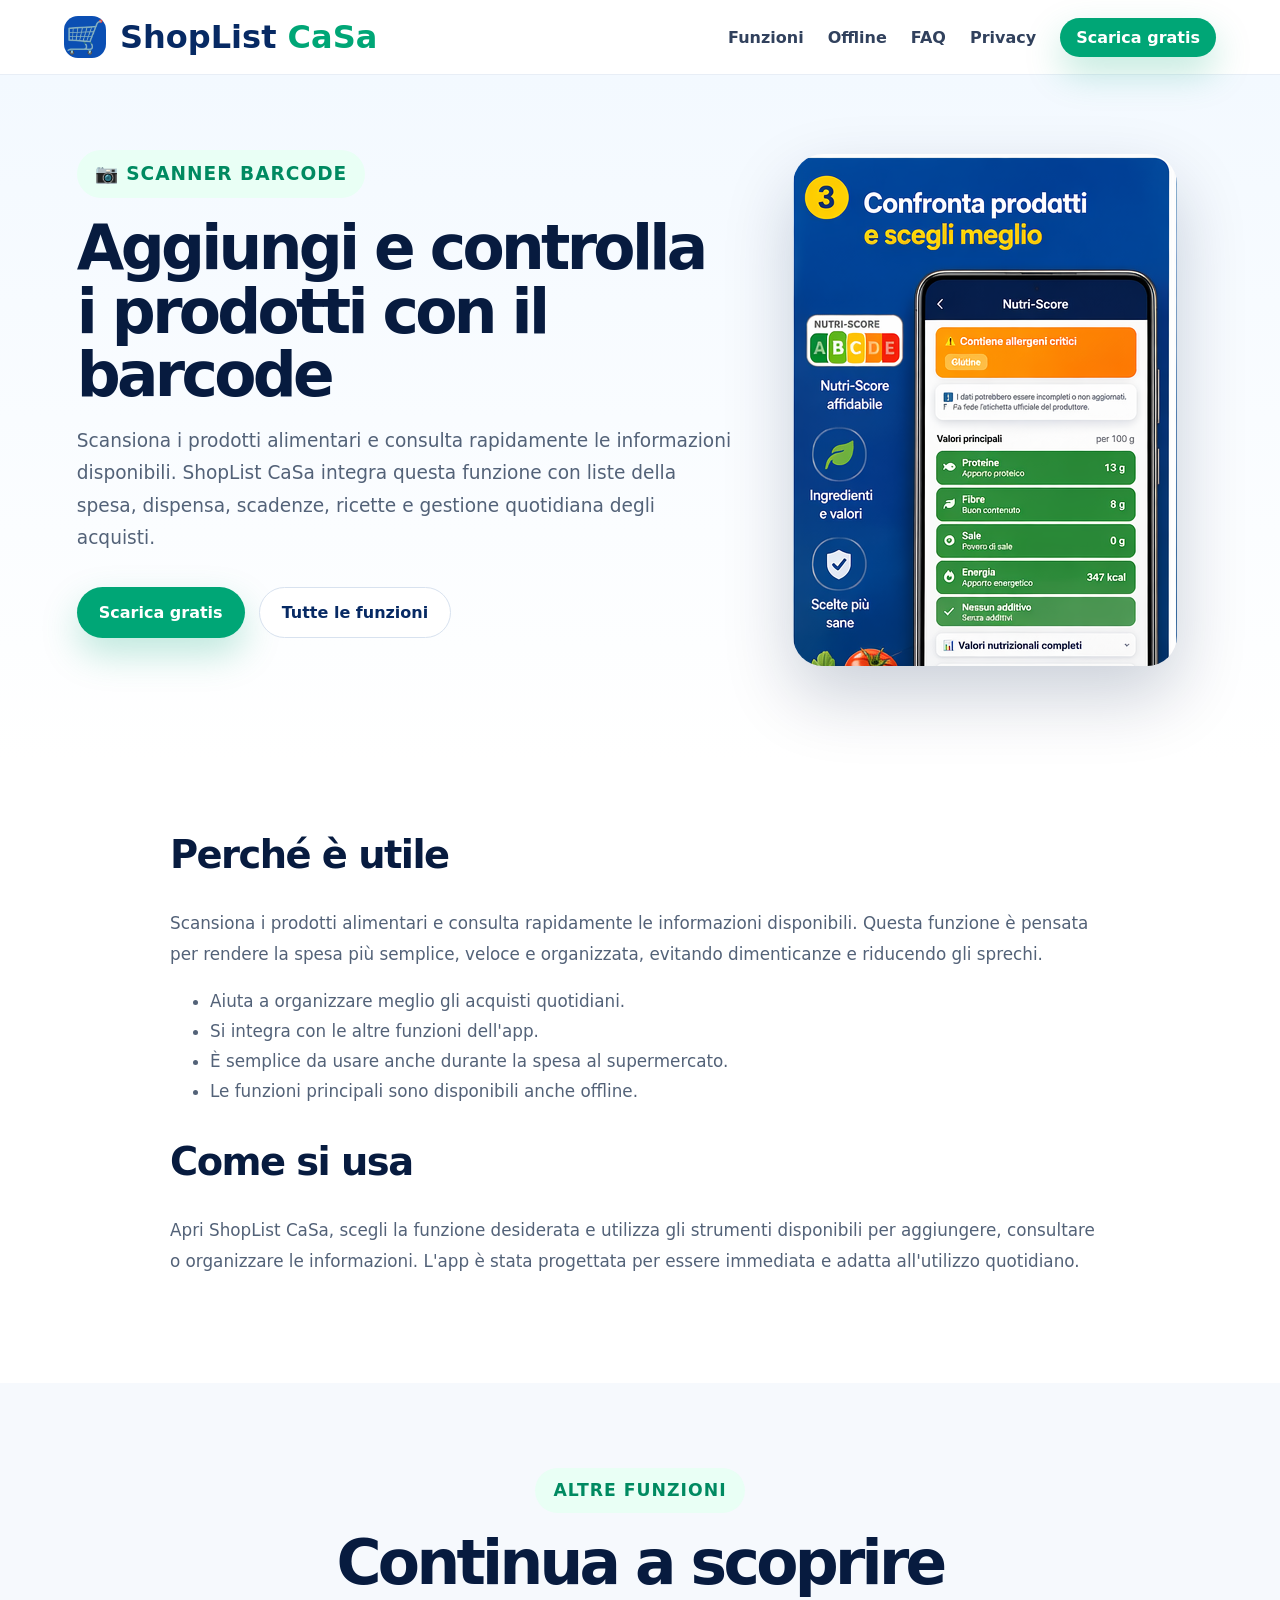
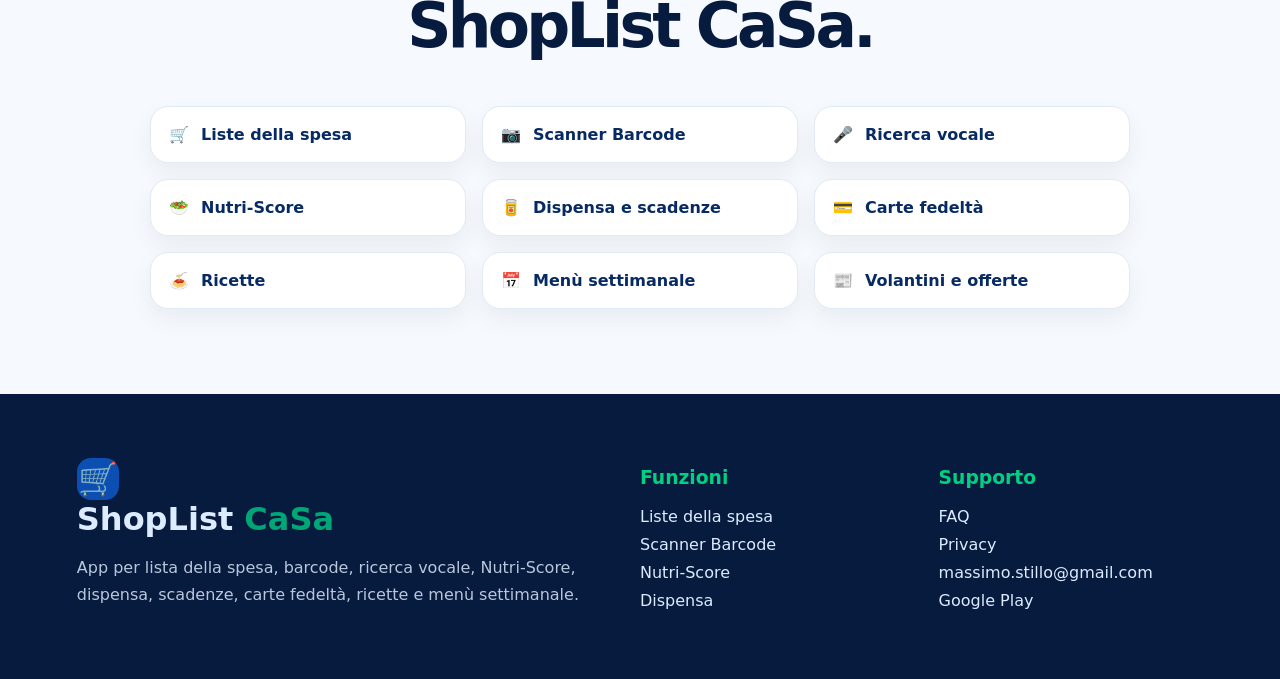
<file: funzioni/barcode.html>
<!DOCTYPE html>
<html lang="it">
<head>
  <meta charset="UTF-8">
  <meta name="viewport" content="width=device-width, initial-scale=1.0">
  <title>Scanner Barcode - ShopList CaSa</title>
  <meta name="description" content="Scanner Barcode con ShopList CaSa. Scansiona i prodotti alimentari e consulta rapidamente le informazioni disponibili.">
  <link rel="stylesheet" href="../style.css">
</head>
<body>

<header class="site-header">
  <a class="brand" href="../index.html" aria-label="ShopList CaSa home">
    <span class="brand-mark">🛒</span>
    <span>ShopList <strong>CaSa</strong></span>
  </a>
  <button class="menu-toggle" id="menuToggle" aria-label="Apri menu">☰</button>
  <nav class="nav" id="nav">
    <a href="../index.html#funzioni">Funzioni</a>
    <a href="../index.html#offline">Offline</a>
    <a href="../faq.html">FAQ</a>
    <a href="../privacy.html">Privacy</a>
    <a class="btn small" href="https://play.google.com/store/apps/details?id=io.shoplistcasa.app" target="_blank" rel="noopener">Scarica gratis</a>
  </nav>
</header>

<main>
  <section class="page-hero">
    <div class="reveal">
      <p class="eyebrow green">📷 Scanner Barcode</p>
      <h1>Aggiungi e controlla i prodotti con il barcode</h1>
      <p>Scansiona i prodotti alimentari e consulta rapidamente le informazioni disponibili. ShopList CaSa integra questa funzione con liste della spesa, dispensa, scadenze, ricette e gestione quotidiana degli acquisti.</p>
      <div class="hero-actions">
        <a class="btn" href="https://play.google.com/store/apps/details?id=io.shoplistcasa.app" target="_blank" rel="noopener">Scarica gratis</a>
        <a class="btn secondary" href="../index.html#funzioni">Tutte le funzioni</a>
      </div>
    </div>
    <img class="page-shot reveal" src="../assets/nutriscore.png" alt="Scanner Barcode ShopList CaSa">
  </section>

  <section class="content-section reveal">
    <h2>Perché è utile</h2>
    <p>Scansiona i prodotti alimentari e consulta rapidamente le informazioni disponibili. Questa funzione è pensata per rendere la spesa più semplice, veloce e organizzata, evitando dimenticanze e riducendo gli sprechi.</p>
    <ul>
      <li>Aiuta a organizzare meglio gli acquisti quotidiani.</li>
      <li>Si integra con le altre funzioni dell'app.</li>
      <li>È semplice da usare anche durante la spesa al supermercato.</li>
      <li>Le funzioni principali sono disponibili anche offline.</li>
    </ul>

    <h2>Come si usa</h2>
    <p>Apri ShopList CaSa, scegli la funzione desiderata e utilizza gli strumenti disponibili per aggiungere, consultare o organizzare le informazioni. L'app è stata progettata per essere immediata e adatta all'utilizzo quotidiano.</p>
  </section>

  <section class="section related">
    <div class="section-title reveal">
      <p class="eyebrow green">Altre funzioni</p>
      <h2>Continua a scoprire ShopList CaSa.</h2>
    </div>
    <div class="mini-grid reveal">
      <a class="mini-card" href="liste-spesa.html"><span>🛒</span><strong>Liste della spesa</strong></a>
<a class="mini-card" href="barcode.html"><span>📷</span><strong>Scanner Barcode</strong></a>
<a class="mini-card" href="ricerca-vocale.html"><span>🎤</span><strong>Ricerca vocale</strong></a>
<a class="mini-card" href="nutri-score.html"><span>🥗</span><strong>Nutri-Score</strong></a>
<a class="mini-card" href="dispensa.html"><span>🥫</span><strong>Dispensa e scadenze</strong></a>
<a class="mini-card" href="carte-fedelta.html"><span>💳</span><strong>Carte fedeltà</strong></a>
<a class="mini-card" href="ricette.html"><span>🍝</span><strong>Ricette</strong></a>
<a class="mini-card" href="menu-settimanale.html"><span>📅</span><strong>Menù settimanale</strong></a>
<a class="mini-card" href="volantini.html"><span>📰</span><strong>Volantini e offerte</strong></a>
    </div>
  </section>
</main>

<footer class="footer">
  <div>
    <a class="brand footer-brand" href="../index.html">
      <span class="brand-mark">🛒</span>
      <span>ShopList <strong>CaSa</strong></span>
    </a>
    <p>App per lista della spesa, barcode, ricerca vocale, Nutri-Score, dispensa, scadenze, carte fedeltà, ricette e menù settimanale.</p>
  </div>
  <div>
    <h3>Funzioni</h3>
    <a href="../funzioni/liste-spesa.html">Liste della spesa</a>
    <a href="../funzioni/barcode.html">Scanner Barcode</a>
    <a href="../funzioni/nutri-score.html">Nutri-Score</a>
    <a href="../funzioni/dispensa.html">Dispensa</a>
  </div>
  <div>
    <h3>Supporto</h3>
    <a href="../faq.html">FAQ</a>
    <a href="../privacy.html">Privacy</a>
    <a href="mailto:massimo.stillo@gmail.com">massimo.stillo@gmail.com</a>
    <a href="https://play.google.com/store/apps/details?id=io.shoplistcasa.app" target="_blank" rel="noopener">Google Play</a>
  </div>
</footer>

<script src="../script.js"></script>
</body>
</html>
</file>
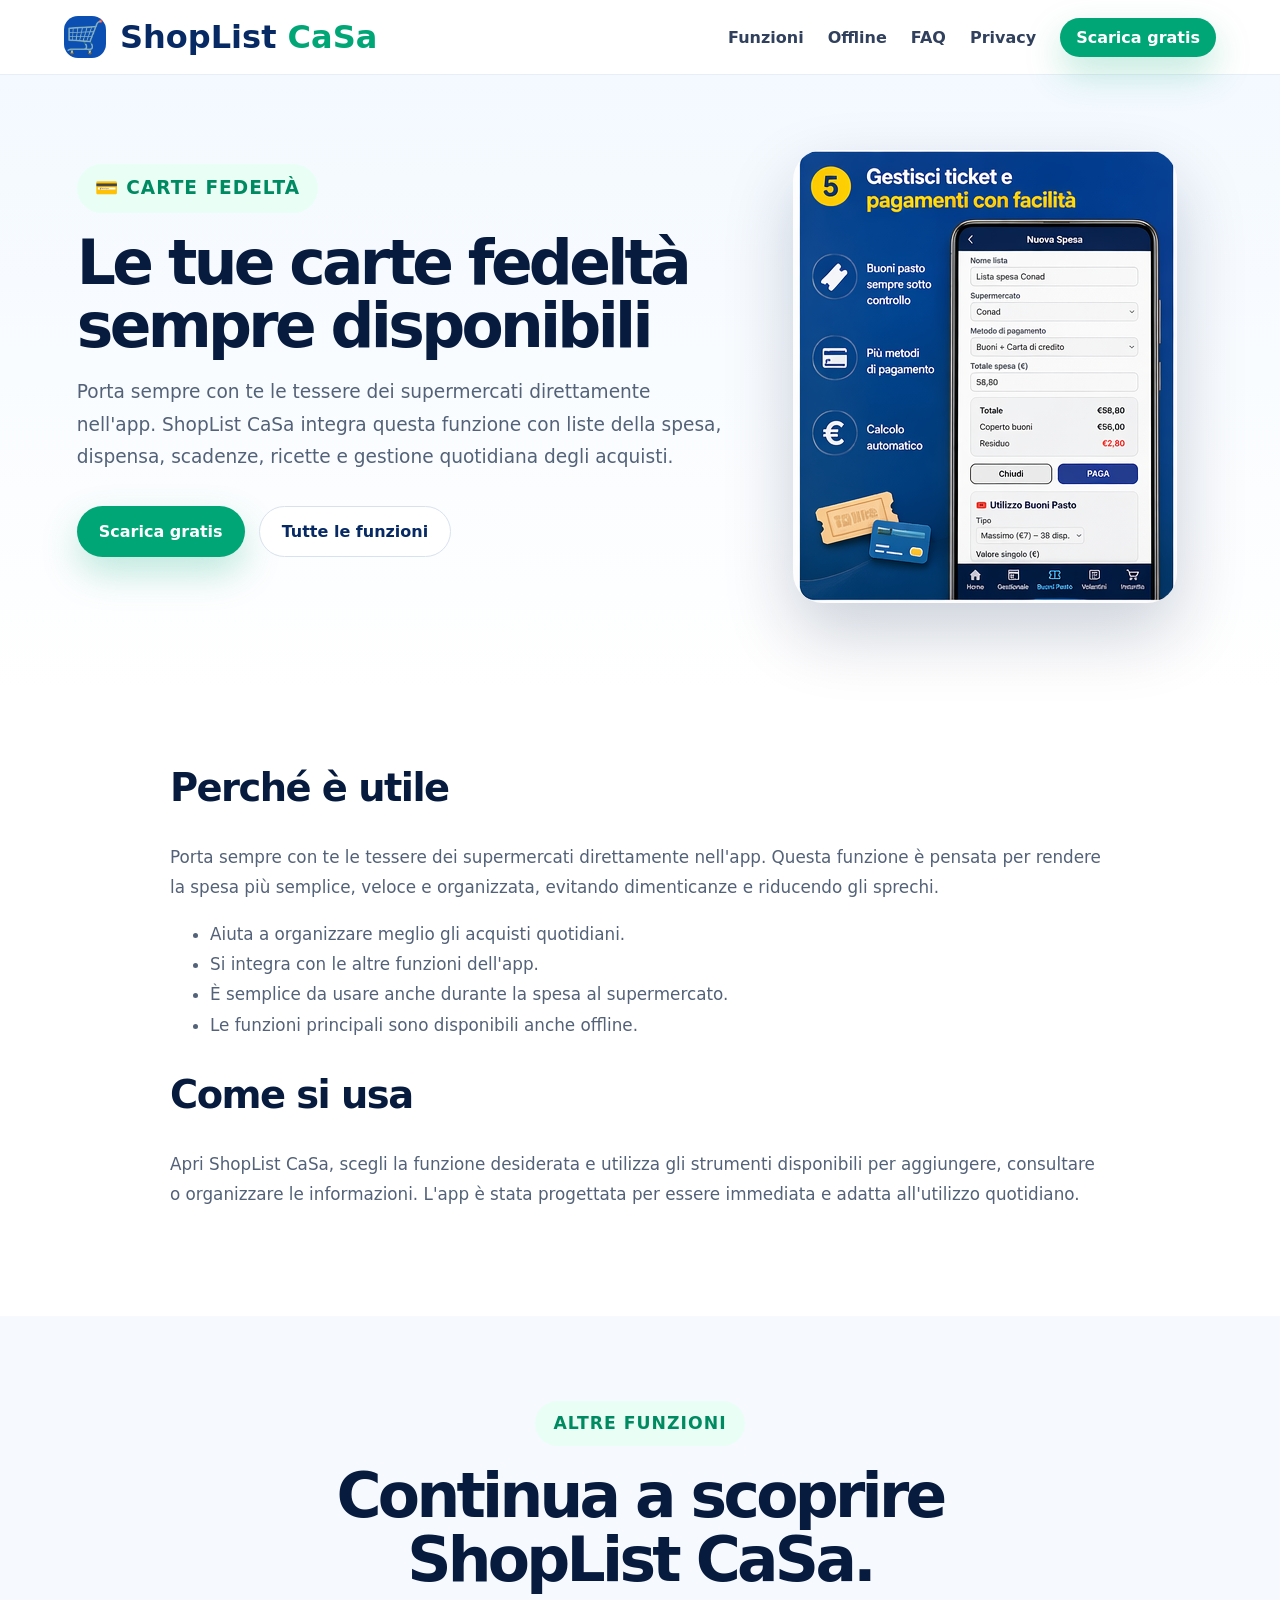
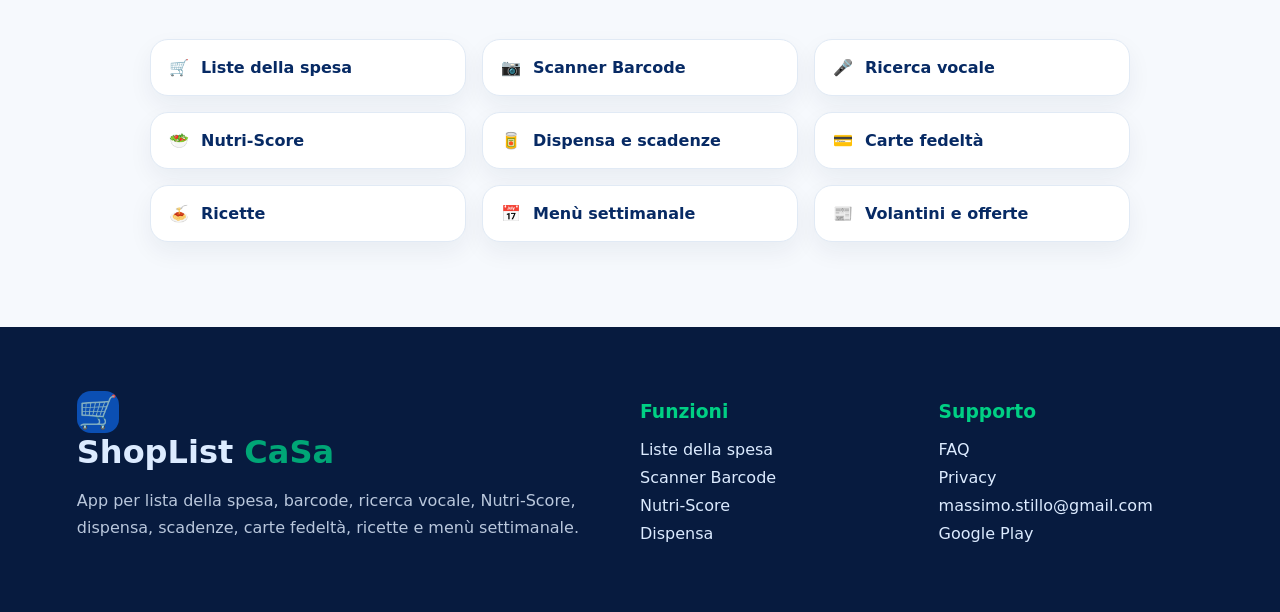
<file: funzioni/carte-fedelta.html>
<!DOCTYPE html>
<html lang="it">
<head>
  <meta charset="UTF-8">
  <meta name="viewport" content="width=device-width, initial-scale=1.0">
  <title>Carte fedeltà - ShopList CaSa</title>
  <meta name="description" content="Carte fedeltà con ShopList CaSa. Porta sempre con te le tessere dei supermercati direttamente nell'app.">
  <link rel="stylesheet" href="../style.css">
</head>
<body>

<header class="site-header">
  <a class="brand" href="../index.html" aria-label="ShopList CaSa home">
    <span class="brand-mark">🛒</span>
    <span>ShopList <strong>CaSa</strong></span>
  </a>
  <button class="menu-toggle" id="menuToggle" aria-label="Apri menu">☰</button>
  <nav class="nav" id="nav">
    <a href="../index.html#funzioni">Funzioni</a>
    <a href="../index.html#offline">Offline</a>
    <a href="../faq.html">FAQ</a>
    <a href="../privacy.html">Privacy</a>
    <a class="btn small" href="https://play.google.com/store/apps/details?id=io.shoplistcasa.app" target="_blank" rel="noopener">Scarica gratis</a>
  </nav>
</header>

<main>
  <section class="page-hero">
    <div class="reveal">
      <p class="eyebrow green">💳 Carte fedeltà</p>
      <h1>Le tue carte fedeltà sempre disponibili</h1>
      <p>Porta sempre con te le tessere dei supermercati direttamente nell'app. ShopList CaSa integra questa funzione con liste della spesa, dispensa, scadenze, ricette e gestione quotidiana degli acquisti.</p>
      <div class="hero-actions">
        <a class="btn" href="https://play.google.com/store/apps/details?id=io.shoplistcasa.app" target="_blank" rel="noopener">Scarica gratis</a>
        <a class="btn secondary" href="../index.html#funzioni">Tutte le funzioni</a>
      </div>
    </div>
    <img class="page-shot reveal" src="../assets/pagamenti.png" alt="Carte fedeltà ShopList CaSa">
  </section>

  <section class="content-section reveal">
    <h2>Perché è utile</h2>
    <p>Porta sempre con te le tessere dei supermercati direttamente nell'app. Questa funzione è pensata per rendere la spesa più semplice, veloce e organizzata, evitando dimenticanze e riducendo gli sprechi.</p>
    <ul>
      <li>Aiuta a organizzare meglio gli acquisti quotidiani.</li>
      <li>Si integra con le altre funzioni dell'app.</li>
      <li>È semplice da usare anche durante la spesa al supermercato.</li>
      <li>Le funzioni principali sono disponibili anche offline.</li>
    </ul>

    <h2>Come si usa</h2>
    <p>Apri ShopList CaSa, scegli la funzione desiderata e utilizza gli strumenti disponibili per aggiungere, consultare o organizzare le informazioni. L'app è stata progettata per essere immediata e adatta all'utilizzo quotidiano.</p>
  </section>

  <section class="section related">
    <div class="section-title reveal">
      <p class="eyebrow green">Altre funzioni</p>
      <h2>Continua a scoprire ShopList CaSa.</h2>
    </div>
    <div class="mini-grid reveal">
      <a class="mini-card" href="liste-spesa.html"><span>🛒</span><strong>Liste della spesa</strong></a>
<a class="mini-card" href="barcode.html"><span>📷</span><strong>Scanner Barcode</strong></a>
<a class="mini-card" href="ricerca-vocale.html"><span>🎤</span><strong>Ricerca vocale</strong></a>
<a class="mini-card" href="nutri-score.html"><span>🥗</span><strong>Nutri-Score</strong></a>
<a class="mini-card" href="dispensa.html"><span>🥫</span><strong>Dispensa e scadenze</strong></a>
<a class="mini-card" href="carte-fedelta.html"><span>💳</span><strong>Carte fedeltà</strong></a>
<a class="mini-card" href="ricette.html"><span>🍝</span><strong>Ricette</strong></a>
<a class="mini-card" href="menu-settimanale.html"><span>📅</span><strong>Menù settimanale</strong></a>
<a class="mini-card" href="volantini.html"><span>📰</span><strong>Volantini e offerte</strong></a>
    </div>
  </section>
</main>

<footer class="footer">
  <div>
    <a class="brand footer-brand" href="../index.html">
      <span class="brand-mark">🛒</span>
      <span>ShopList <strong>CaSa</strong></span>
    </a>
    <p>App per lista della spesa, barcode, ricerca vocale, Nutri-Score, dispensa, scadenze, carte fedeltà, ricette e menù settimanale.</p>
  </div>
  <div>
    <h3>Funzioni</h3>
    <a href="../funzioni/liste-spesa.html">Liste della spesa</a>
    <a href="../funzioni/barcode.html">Scanner Barcode</a>
    <a href="../funzioni/nutri-score.html">Nutri-Score</a>
    <a href="../funzioni/dispensa.html">Dispensa</a>
  </div>
  <div>
    <h3>Supporto</h3>
    <a href="../faq.html">FAQ</a>
    <a href="../privacy.html">Privacy</a>
    <a href="mailto:massimo.stillo@gmail.com">massimo.stillo@gmail.com</a>
    <a href="https://play.google.com/store/apps/details?id=io.shoplistcasa.app" target="_blank" rel="noopener">Google Play</a>
  </div>
</footer>

<script src="../script.js"></script>
</body>
</html>
</file>
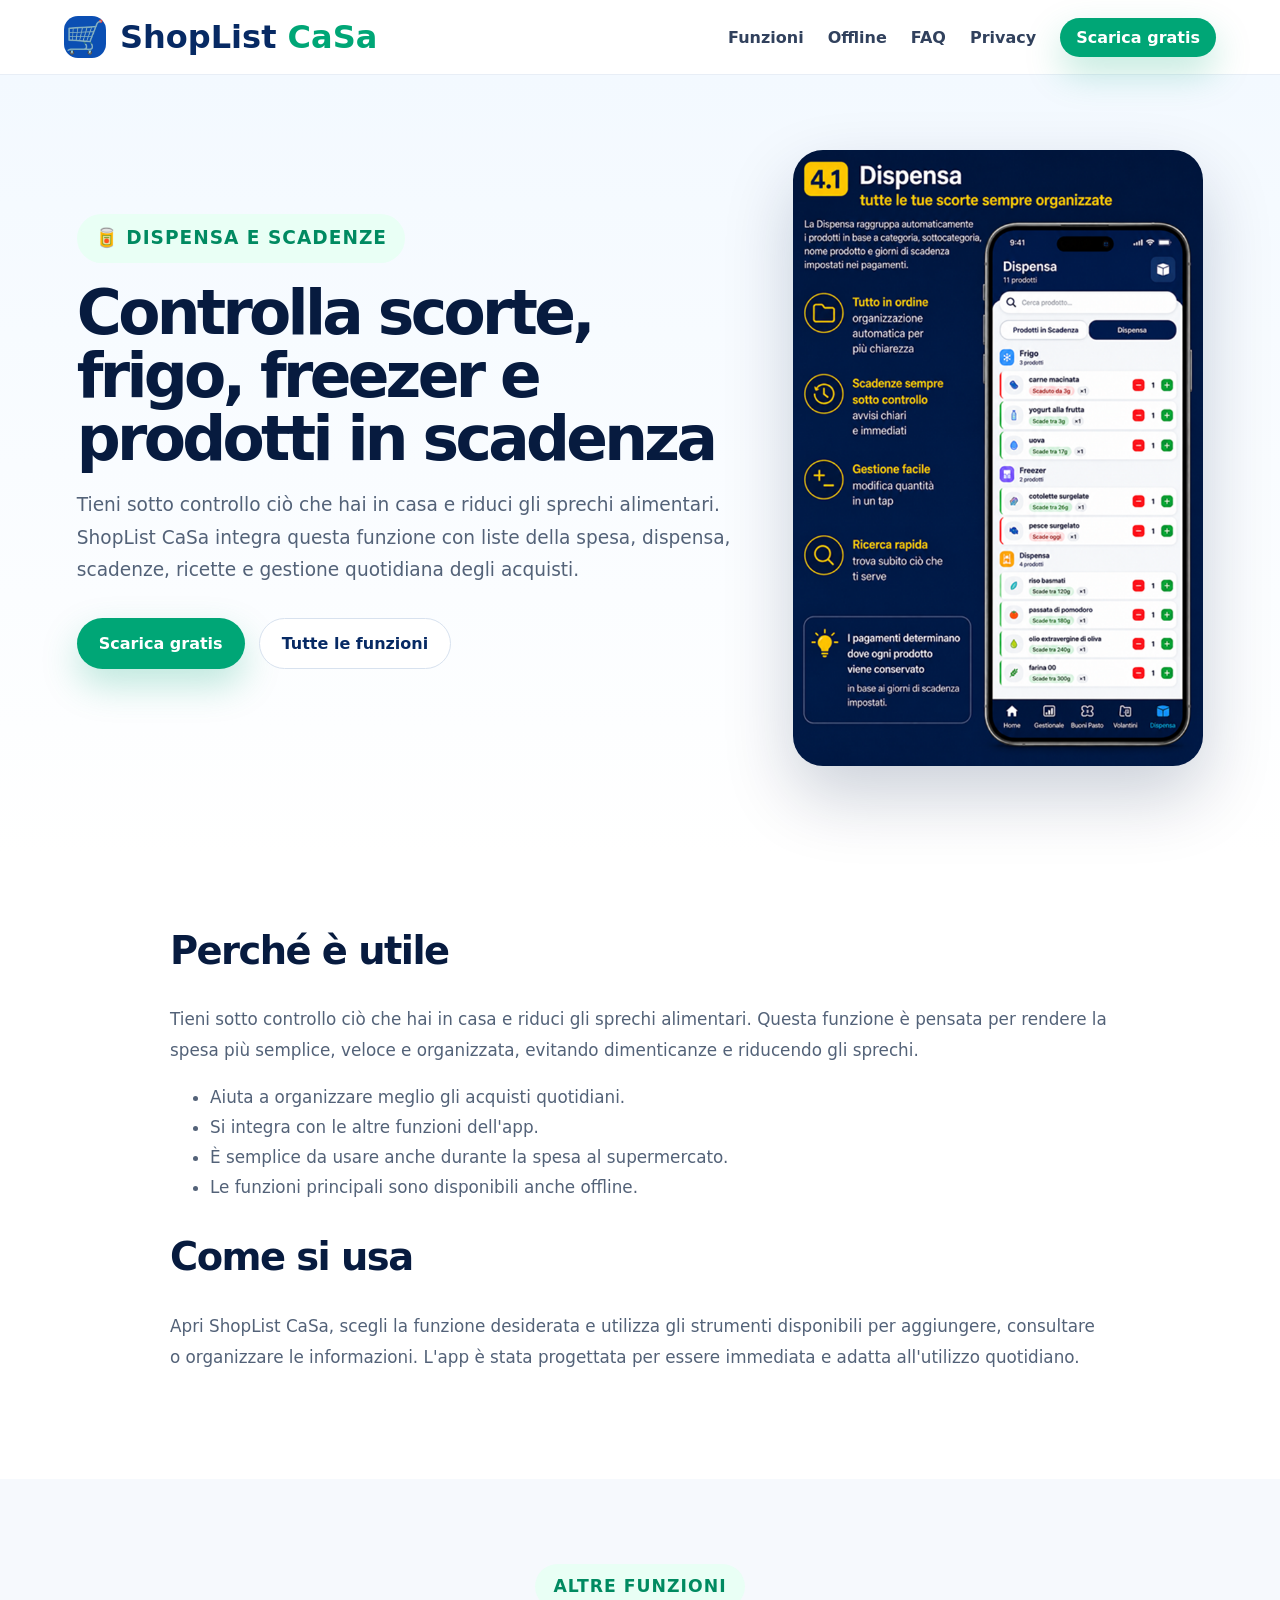
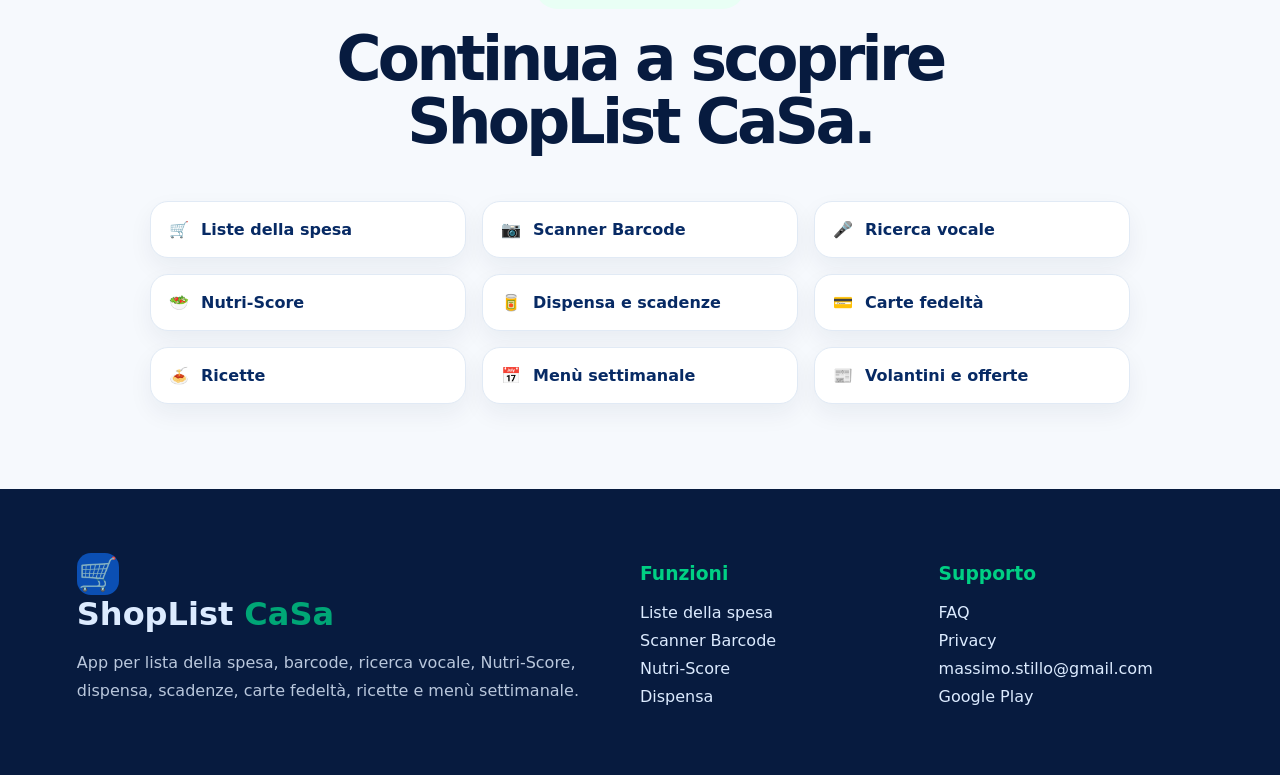
<file: funzioni/dispensa.html>
<!DOCTYPE html>
<html lang="it">
<head>
  <meta charset="UTF-8">
  <meta name="viewport" content="width=device-width, initial-scale=1.0">
  <title>Dispensa e scadenze - ShopList CaSa</title>
  <meta name="description" content="Dispensa e scadenze con ShopList CaSa. Tieni sotto controllo ciò che hai in casa e riduci gli sprechi alimentari.">
  <link rel="stylesheet" href="../style.css">
</head>
<body>

<header class="site-header">
  <a class="brand" href="../index.html" aria-label="ShopList CaSa home">
    <span class="brand-mark">🛒</span>
    <span>ShopList <strong>CaSa</strong></span>
  </a>
  <button class="menu-toggle" id="menuToggle" aria-label="Apri menu">☰</button>
  <nav class="nav" id="nav">
    <a href="../index.html#funzioni">Funzioni</a>
    <a href="../index.html#offline">Offline</a>
    <a href="../faq.html">FAQ</a>
    <a href="../privacy.html">Privacy</a>
    <a class="btn small" href="https://play.google.com/store/apps/details?id=io.shoplistcasa.app" target="_blank" rel="noopener">Scarica gratis</a>
  </nav>
</header>

<main>
  <section class="page-hero">
    <div class="reveal">
      <p class="eyebrow green">🥫 Dispensa e scadenze</p>
      <h1>Controlla scorte, frigo, freezer e prodotti in scadenza</h1>
      <p>Tieni sotto controllo ciò che hai in casa e riduci gli sprechi alimentari. ShopList CaSa integra questa funzione con liste della spesa, dispensa, scadenze, ricette e gestione quotidiana degli acquisti.</p>
      <div class="hero-actions">
        <a class="btn" href="https://play.google.com/store/apps/details?id=io.shoplistcasa.app" target="_blank" rel="noopener">Scarica gratis</a>
        <a class="btn secondary" href="../index.html#funzioni">Tutte le funzioni</a>
      </div>
    </div>
    <img class="page-shot reveal" src="../assets/dispensa.png" alt="Dispensa e scadenze ShopList CaSa">
  </section>

  <section class="content-section reveal">
    <h2>Perché è utile</h2>
    <p>Tieni sotto controllo ciò che hai in casa e riduci gli sprechi alimentari. Questa funzione è pensata per rendere la spesa più semplice, veloce e organizzata, evitando dimenticanze e riducendo gli sprechi.</p>
    <ul>
      <li>Aiuta a organizzare meglio gli acquisti quotidiani.</li>
      <li>Si integra con le altre funzioni dell'app.</li>
      <li>È semplice da usare anche durante la spesa al supermercato.</li>
      <li>Le funzioni principali sono disponibili anche offline.</li>
    </ul>

    <h2>Come si usa</h2>
    <p>Apri ShopList CaSa, scegli la funzione desiderata e utilizza gli strumenti disponibili per aggiungere, consultare o organizzare le informazioni. L'app è stata progettata per essere immediata e adatta all'utilizzo quotidiano.</p>
  </section>

  <section class="section related">
    <div class="section-title reveal">
      <p class="eyebrow green">Altre funzioni</p>
      <h2>Continua a scoprire ShopList CaSa.</h2>
    </div>
    <div class="mini-grid reveal">
      <a class="mini-card" href="liste-spesa.html"><span>🛒</span><strong>Liste della spesa</strong></a>
<a class="mini-card" href="barcode.html"><span>📷</span><strong>Scanner Barcode</strong></a>
<a class="mini-card" href="ricerca-vocale.html"><span>🎤</span><strong>Ricerca vocale</strong></a>
<a class="mini-card" href="nutri-score.html"><span>🥗</span><strong>Nutri-Score</strong></a>
<a class="mini-card" href="dispensa.html"><span>🥫</span><strong>Dispensa e scadenze</strong></a>
<a class="mini-card" href="carte-fedelta.html"><span>💳</span><strong>Carte fedeltà</strong></a>
<a class="mini-card" href="ricette.html"><span>🍝</span><strong>Ricette</strong></a>
<a class="mini-card" href="menu-settimanale.html"><span>📅</span><strong>Menù settimanale</strong></a>
<a class="mini-card" href="volantini.html"><span>📰</span><strong>Volantini e offerte</strong></a>
    </div>
  </section>
</main>

<footer class="footer">
  <div>
    <a class="brand footer-brand" href="../index.html">
      <span class="brand-mark">🛒</span>
      <span>ShopList <strong>CaSa</strong></span>
    </a>
    <p>App per lista della spesa, barcode, ricerca vocale, Nutri-Score, dispensa, scadenze, carte fedeltà, ricette e menù settimanale.</p>
  </div>
  <div>
    <h3>Funzioni</h3>
    <a href="../funzioni/liste-spesa.html">Liste della spesa</a>
    <a href="../funzioni/barcode.html">Scanner Barcode</a>
    <a href="../funzioni/nutri-score.html">Nutri-Score</a>
    <a href="../funzioni/dispensa.html">Dispensa</a>
  </div>
  <div>
    <h3>Supporto</h3>
    <a href="../faq.html">FAQ</a>
    <a href="../privacy.html">Privacy</a>
    <a href="mailto:massimo.stillo@gmail.com">massimo.stillo@gmail.com</a>
    <a href="https://play.google.com/store/apps/details?id=io.shoplistcasa.app" target="_blank" rel="noopener">Google Play</a>
  </div>
</footer>

<script src="../script.js"></script>
</body>
</html>
</file>
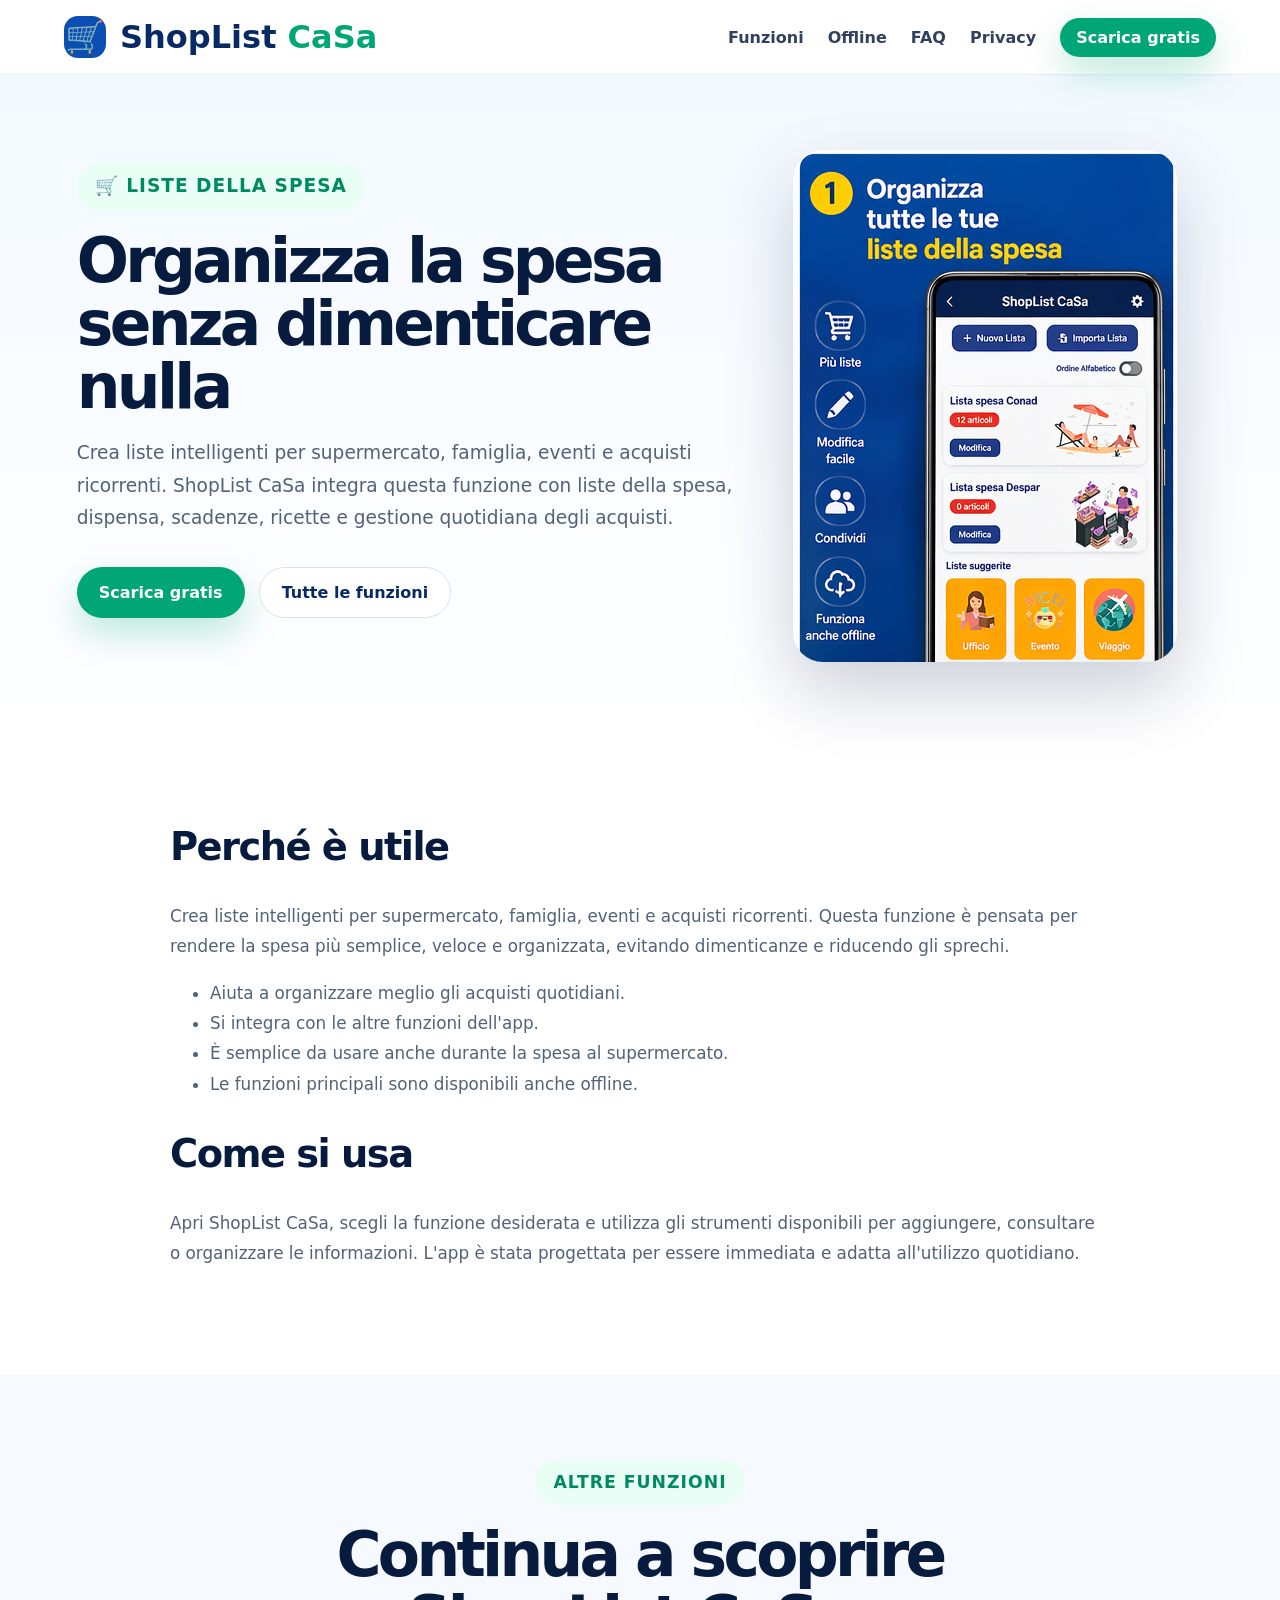
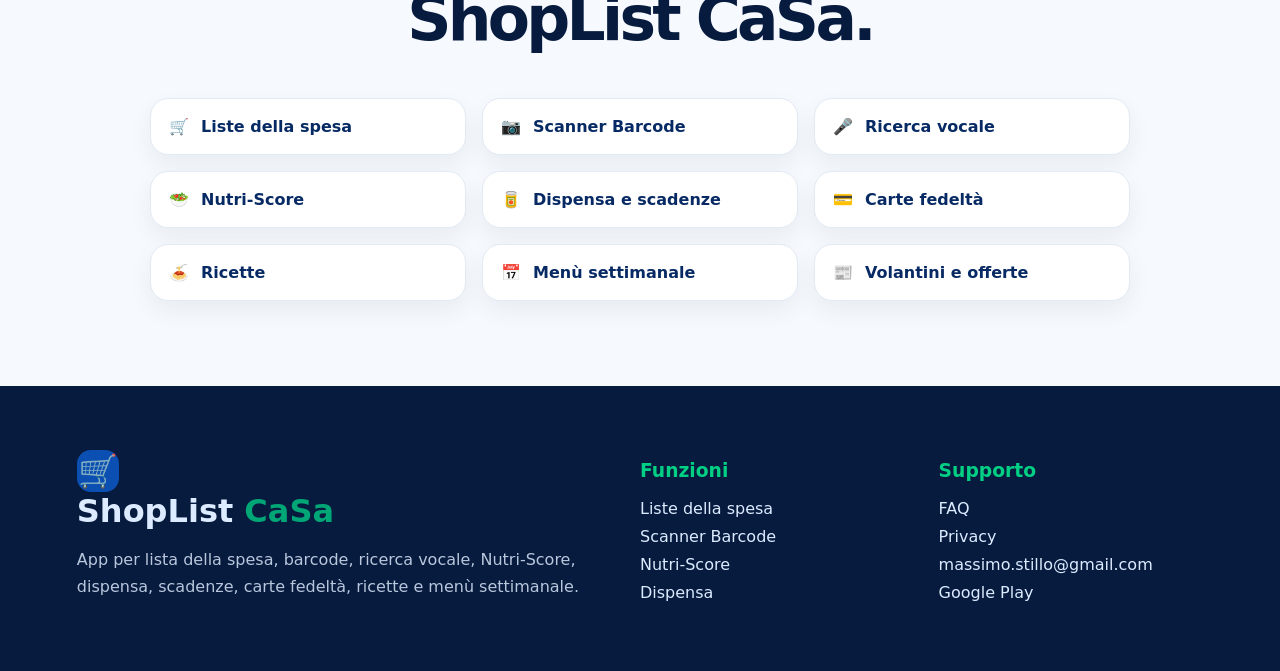
<file: funzioni/liste-spesa.html>
<!DOCTYPE html>
<html lang="it">
<head>
  <meta charset="UTF-8">
  <meta name="viewport" content="width=device-width, initial-scale=1.0">
  <title>Liste della spesa - ShopList CaSa</title>
  <meta name="description" content="Liste della spesa con ShopList CaSa. Crea liste intelligenti per supermercato, famiglia, eventi e acquisti ricorrenti.">
  <link rel="stylesheet" href="../style.css">
</head>
<body>

<header class="site-header">
  <a class="brand" href="../index.html" aria-label="ShopList CaSa home">
    <span class="brand-mark">🛒</span>
    <span>ShopList <strong>CaSa</strong></span>
  </a>
  <button class="menu-toggle" id="menuToggle" aria-label="Apri menu">☰</button>
  <nav class="nav" id="nav">
    <a href="../index.html#funzioni">Funzioni</a>
    <a href="../index.html#offline">Offline</a>
    <a href="../faq.html">FAQ</a>
    <a href="../privacy.html">Privacy</a>
    <a class="btn small" href="https://play.google.com/store/apps/details?id=io.shoplistcasa.app" target="_blank" rel="noopener">Scarica gratis</a>
  </nav>
</header>

<main>
  <section class="page-hero">
    <div class="reveal">
      <p class="eyebrow green">🛒 Liste della spesa</p>
      <h1>Organizza la spesa senza dimenticare nulla</h1>
      <p>Crea liste intelligenti per supermercato, famiglia, eventi e acquisti ricorrenti. ShopList CaSa integra questa funzione con liste della spesa, dispensa, scadenze, ricette e gestione quotidiana degli acquisti.</p>
      <div class="hero-actions">
        <a class="btn" href="https://play.google.com/store/apps/details?id=io.shoplistcasa.app" target="_blank" rel="noopener">Scarica gratis</a>
        <a class="btn secondary" href="../index.html#funzioni">Tutte le funzioni</a>
      </div>
    </div>
    <img class="page-shot reveal" src="../assets/liste.png" alt="Liste della spesa ShopList CaSa">
  </section>

  <section class="content-section reveal">
    <h2>Perché è utile</h2>
    <p>Crea liste intelligenti per supermercato, famiglia, eventi e acquisti ricorrenti. Questa funzione è pensata per rendere la spesa più semplice, veloce e organizzata, evitando dimenticanze e riducendo gli sprechi.</p>
    <ul>
      <li>Aiuta a organizzare meglio gli acquisti quotidiani.</li>
      <li>Si integra con le altre funzioni dell'app.</li>
      <li>È semplice da usare anche durante la spesa al supermercato.</li>
      <li>Le funzioni principali sono disponibili anche offline.</li>
    </ul>

    <h2>Come si usa</h2>
    <p>Apri ShopList CaSa, scegli la funzione desiderata e utilizza gli strumenti disponibili per aggiungere, consultare o organizzare le informazioni. L'app è stata progettata per essere immediata e adatta all'utilizzo quotidiano.</p>
  </section>

  <section class="section related">
    <div class="section-title reveal">
      <p class="eyebrow green">Altre funzioni</p>
      <h2>Continua a scoprire ShopList CaSa.</h2>
    </div>
    <div class="mini-grid reveal">
      <a class="mini-card" href="liste-spesa.html"><span>🛒</span><strong>Liste della spesa</strong></a>
<a class="mini-card" href="barcode.html"><span>📷</span><strong>Scanner Barcode</strong></a>
<a class="mini-card" href="ricerca-vocale.html"><span>🎤</span><strong>Ricerca vocale</strong></a>
<a class="mini-card" href="nutri-score.html"><span>🥗</span><strong>Nutri-Score</strong></a>
<a class="mini-card" href="dispensa.html"><span>🥫</span><strong>Dispensa e scadenze</strong></a>
<a class="mini-card" href="carte-fedelta.html"><span>💳</span><strong>Carte fedeltà</strong></a>
<a class="mini-card" href="ricette.html"><span>🍝</span><strong>Ricette</strong></a>
<a class="mini-card" href="menu-settimanale.html"><span>📅</span><strong>Menù settimanale</strong></a>
<a class="mini-card" href="volantini.html"><span>📰</span><strong>Volantini e offerte</strong></a>
    </div>
  </section>
</main>

<footer class="footer">
  <div>
    <a class="brand footer-brand" href="../index.html">
      <span class="brand-mark">🛒</span>
      <span>ShopList <strong>CaSa</strong></span>
    </a>
    <p>App per lista della spesa, barcode, ricerca vocale, Nutri-Score, dispensa, scadenze, carte fedeltà, ricette e menù settimanale.</p>
  </div>
  <div>
    <h3>Funzioni</h3>
    <a href="../funzioni/liste-spesa.html">Liste della spesa</a>
    <a href="../funzioni/barcode.html">Scanner Barcode</a>
    <a href="../funzioni/nutri-score.html">Nutri-Score</a>
    <a href="../funzioni/dispensa.html">Dispensa</a>
  </div>
  <div>
    <h3>Supporto</h3>
    <a href="../faq.html">FAQ</a>
    <a href="../privacy.html">Privacy</a>
    <a href="mailto:massimo.stillo@gmail.com">massimo.stillo@gmail.com</a>
    <a href="https://play.google.com/store/apps/details?id=io.shoplistcasa.app" target="_blank" rel="noopener">Google Play</a>
  </div>
</footer>

<script src="../script.js"></script>
</body>
</html>
</file>
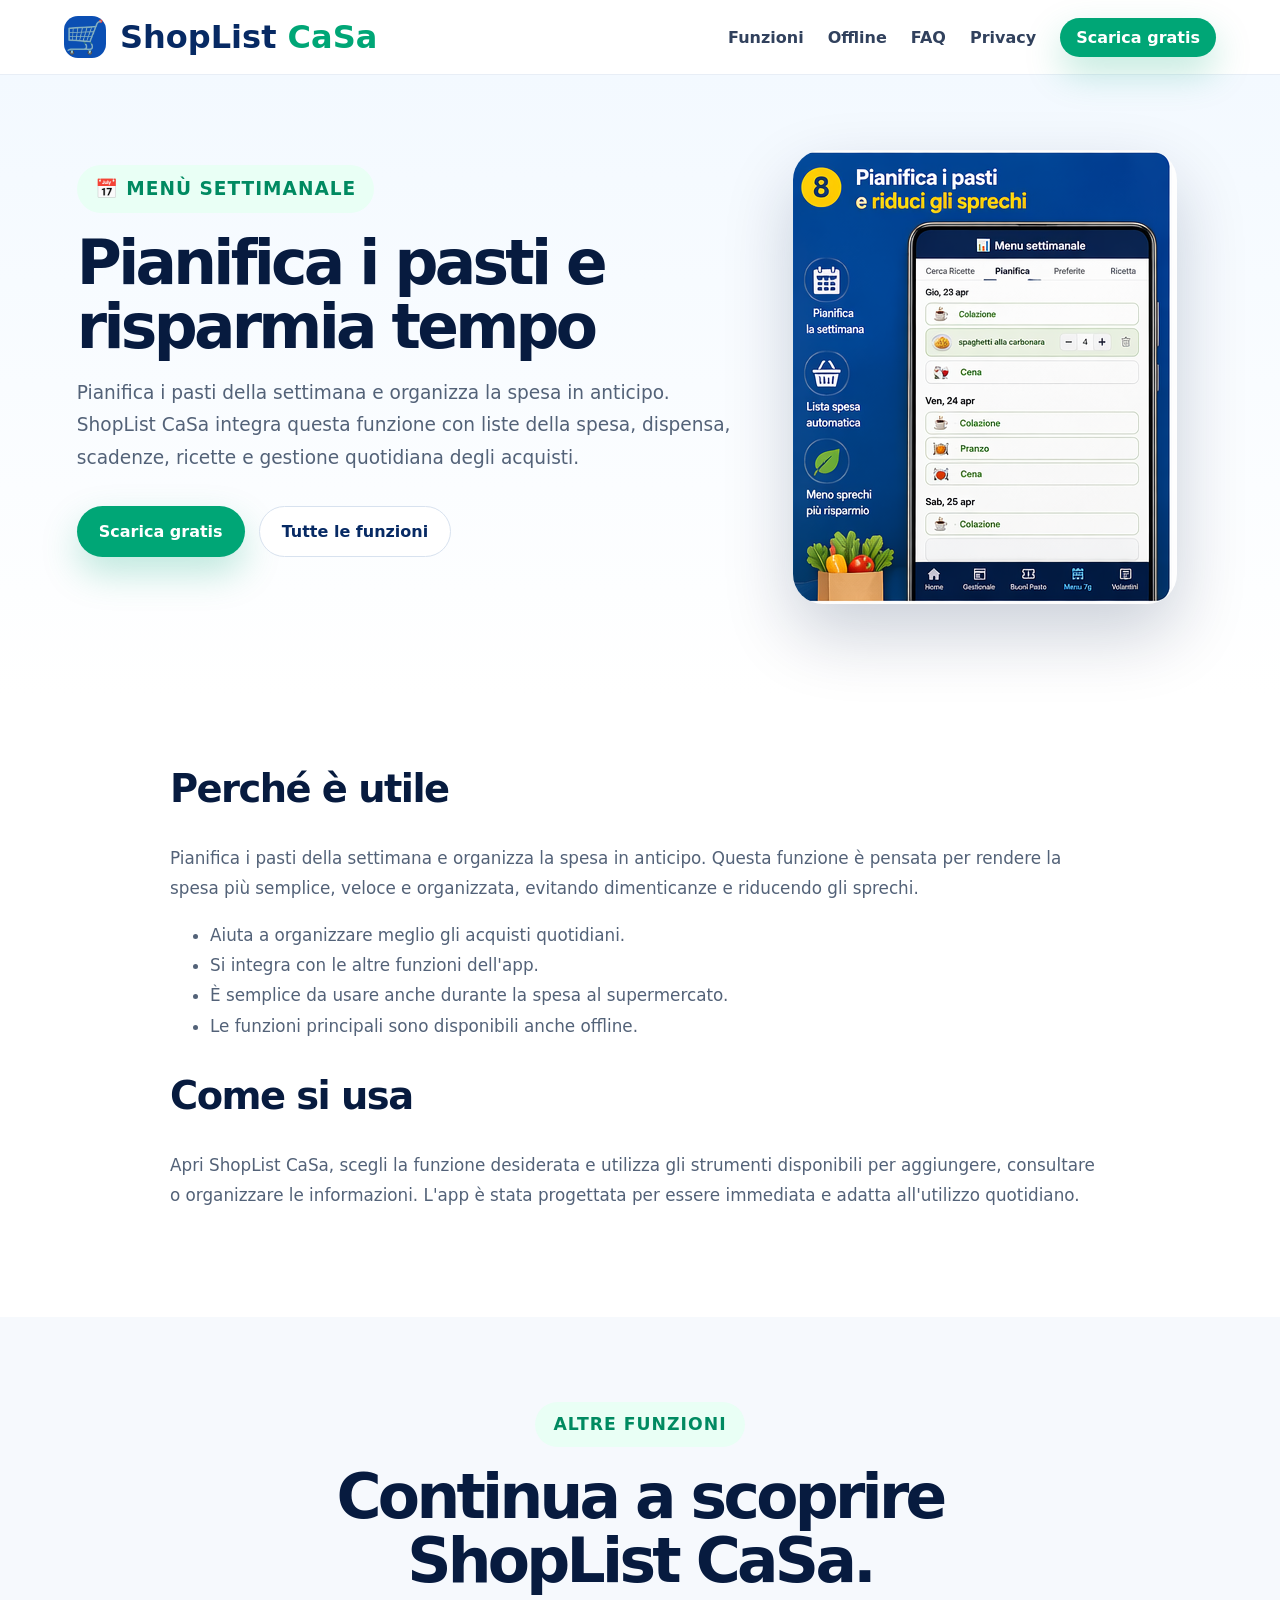
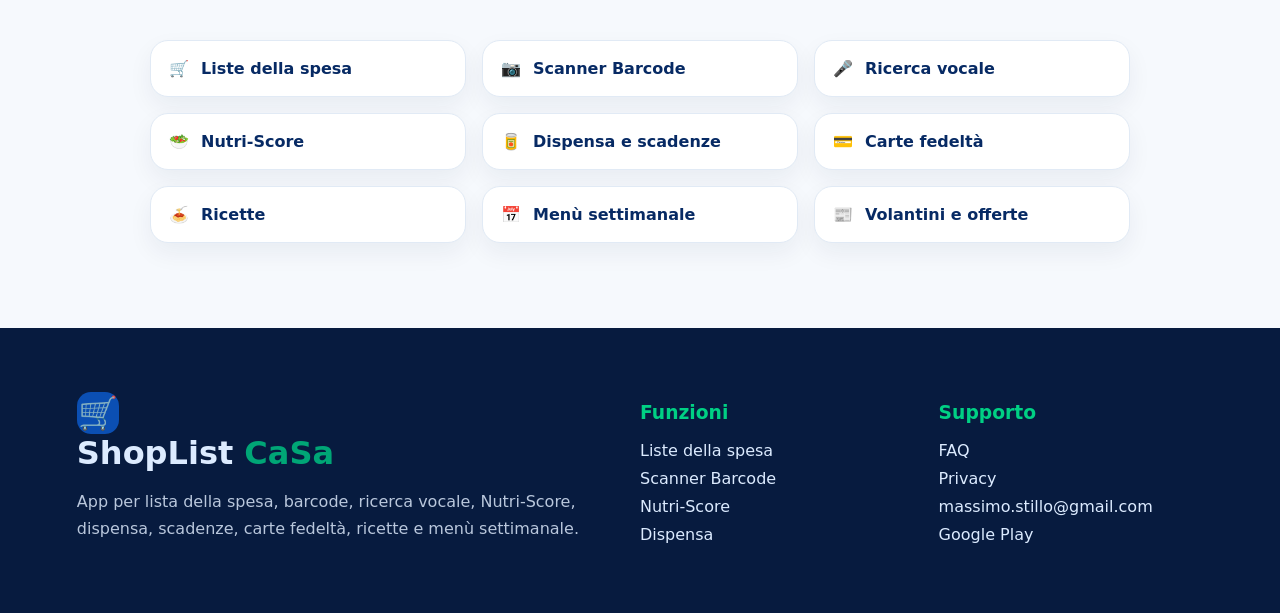
<file: funzioni/menu-settimanale.html>
<!DOCTYPE html>
<html lang="it">
<head>
  <meta charset="UTF-8">
  <meta name="viewport" content="width=device-width, initial-scale=1.0">
  <title>Menù settimanale - ShopList CaSa</title>
  <meta name="description" content="Menù settimanale con ShopList CaSa. Pianifica i pasti della settimana e organizza la spesa in anticipo.">
  <link rel="stylesheet" href="../style.css">
</head>
<body>

<header class="site-header">
  <a class="brand" href="../index.html" aria-label="ShopList CaSa home">
    <span class="brand-mark">🛒</span>
    <span>ShopList <strong>CaSa</strong></span>
  </a>
  <button class="menu-toggle" id="menuToggle" aria-label="Apri menu">☰</button>
  <nav class="nav" id="nav">
    <a href="../index.html#funzioni">Funzioni</a>
    <a href="../index.html#offline">Offline</a>
    <a href="../faq.html">FAQ</a>
    <a href="../privacy.html">Privacy</a>
    <a class="btn small" href="https://play.google.com/store/apps/details?id=io.shoplistcasa.app" target="_blank" rel="noopener">Scarica gratis</a>
  </nav>
</header>

<main>
  <section class="page-hero">
    <div class="reveal">
      <p class="eyebrow green">📅 Menù settimanale</p>
      <h1>Pianifica i pasti e risparmia tempo</h1>
      <p>Pianifica i pasti della settimana e organizza la spesa in anticipo. ShopList CaSa integra questa funzione con liste della spesa, dispensa, scadenze, ricette e gestione quotidiana degli acquisti.</p>
      <div class="hero-actions">
        <a class="btn" href="https://play.google.com/store/apps/details?id=io.shoplistcasa.app" target="_blank" rel="noopener">Scarica gratis</a>
        <a class="btn secondary" href="../index.html#funzioni">Tutte le funzioni</a>
      </div>
    </div>
    <img class="page-shot reveal" src="../assets/menu.png" alt="Menù settimanale ShopList CaSa">
  </section>

  <section class="content-section reveal">
    <h2>Perché è utile</h2>
    <p>Pianifica i pasti della settimana e organizza la spesa in anticipo. Questa funzione è pensata per rendere la spesa più semplice, veloce e organizzata, evitando dimenticanze e riducendo gli sprechi.</p>
    <ul>
      <li>Aiuta a organizzare meglio gli acquisti quotidiani.</li>
      <li>Si integra con le altre funzioni dell'app.</li>
      <li>È semplice da usare anche durante la spesa al supermercato.</li>
      <li>Le funzioni principali sono disponibili anche offline.</li>
    </ul>

    <h2>Come si usa</h2>
    <p>Apri ShopList CaSa, scegli la funzione desiderata e utilizza gli strumenti disponibili per aggiungere, consultare o organizzare le informazioni. L'app è stata progettata per essere immediata e adatta all'utilizzo quotidiano.</p>
  </section>

  <section class="section related">
    <div class="section-title reveal">
      <p class="eyebrow green">Altre funzioni</p>
      <h2>Continua a scoprire ShopList CaSa.</h2>
    </div>
    <div class="mini-grid reveal">
      <a class="mini-card" href="liste-spesa.html"><span>🛒</span><strong>Liste della spesa</strong></a>
<a class="mini-card" href="barcode.html"><span>📷</span><strong>Scanner Barcode</strong></a>
<a class="mini-card" href="ricerca-vocale.html"><span>🎤</span><strong>Ricerca vocale</strong></a>
<a class="mini-card" href="nutri-score.html"><span>🥗</span><strong>Nutri-Score</strong></a>
<a class="mini-card" href="dispensa.html"><span>🥫</span><strong>Dispensa e scadenze</strong></a>
<a class="mini-card" href="carte-fedelta.html"><span>💳</span><strong>Carte fedeltà</strong></a>
<a class="mini-card" href="ricette.html"><span>🍝</span><strong>Ricette</strong></a>
<a class="mini-card" href="menu-settimanale.html"><span>📅</span><strong>Menù settimanale</strong></a>
<a class="mini-card" href="volantini.html"><span>📰</span><strong>Volantini e offerte</strong></a>
    </div>
  </section>
</main>

<footer class="footer">
  <div>
    <a class="brand footer-brand" href="../index.html">
      <span class="brand-mark">🛒</span>
      <span>ShopList <strong>CaSa</strong></span>
    </a>
    <p>App per lista della spesa, barcode, ricerca vocale, Nutri-Score, dispensa, scadenze, carte fedeltà, ricette e menù settimanale.</p>
  </div>
  <div>
    <h3>Funzioni</h3>
    <a href="../funzioni/liste-spesa.html">Liste della spesa</a>
    <a href="../funzioni/barcode.html">Scanner Barcode</a>
    <a href="../funzioni/nutri-score.html">Nutri-Score</a>
    <a href="../funzioni/dispensa.html">Dispensa</a>
  </div>
  <div>
    <h3>Supporto</h3>
    <a href="../faq.html">FAQ</a>
    <a href="../privacy.html">Privacy</a>
    <a href="mailto:massimo.stillo@gmail.com">massimo.stillo@gmail.com</a>
    <a href="https://play.google.com/store/apps/details?id=io.shoplistcasa.app" target="_blank" rel="noopener">Google Play</a>
  </div>
</footer>

<script src="../script.js"></script>
</body>
</html>
</file>
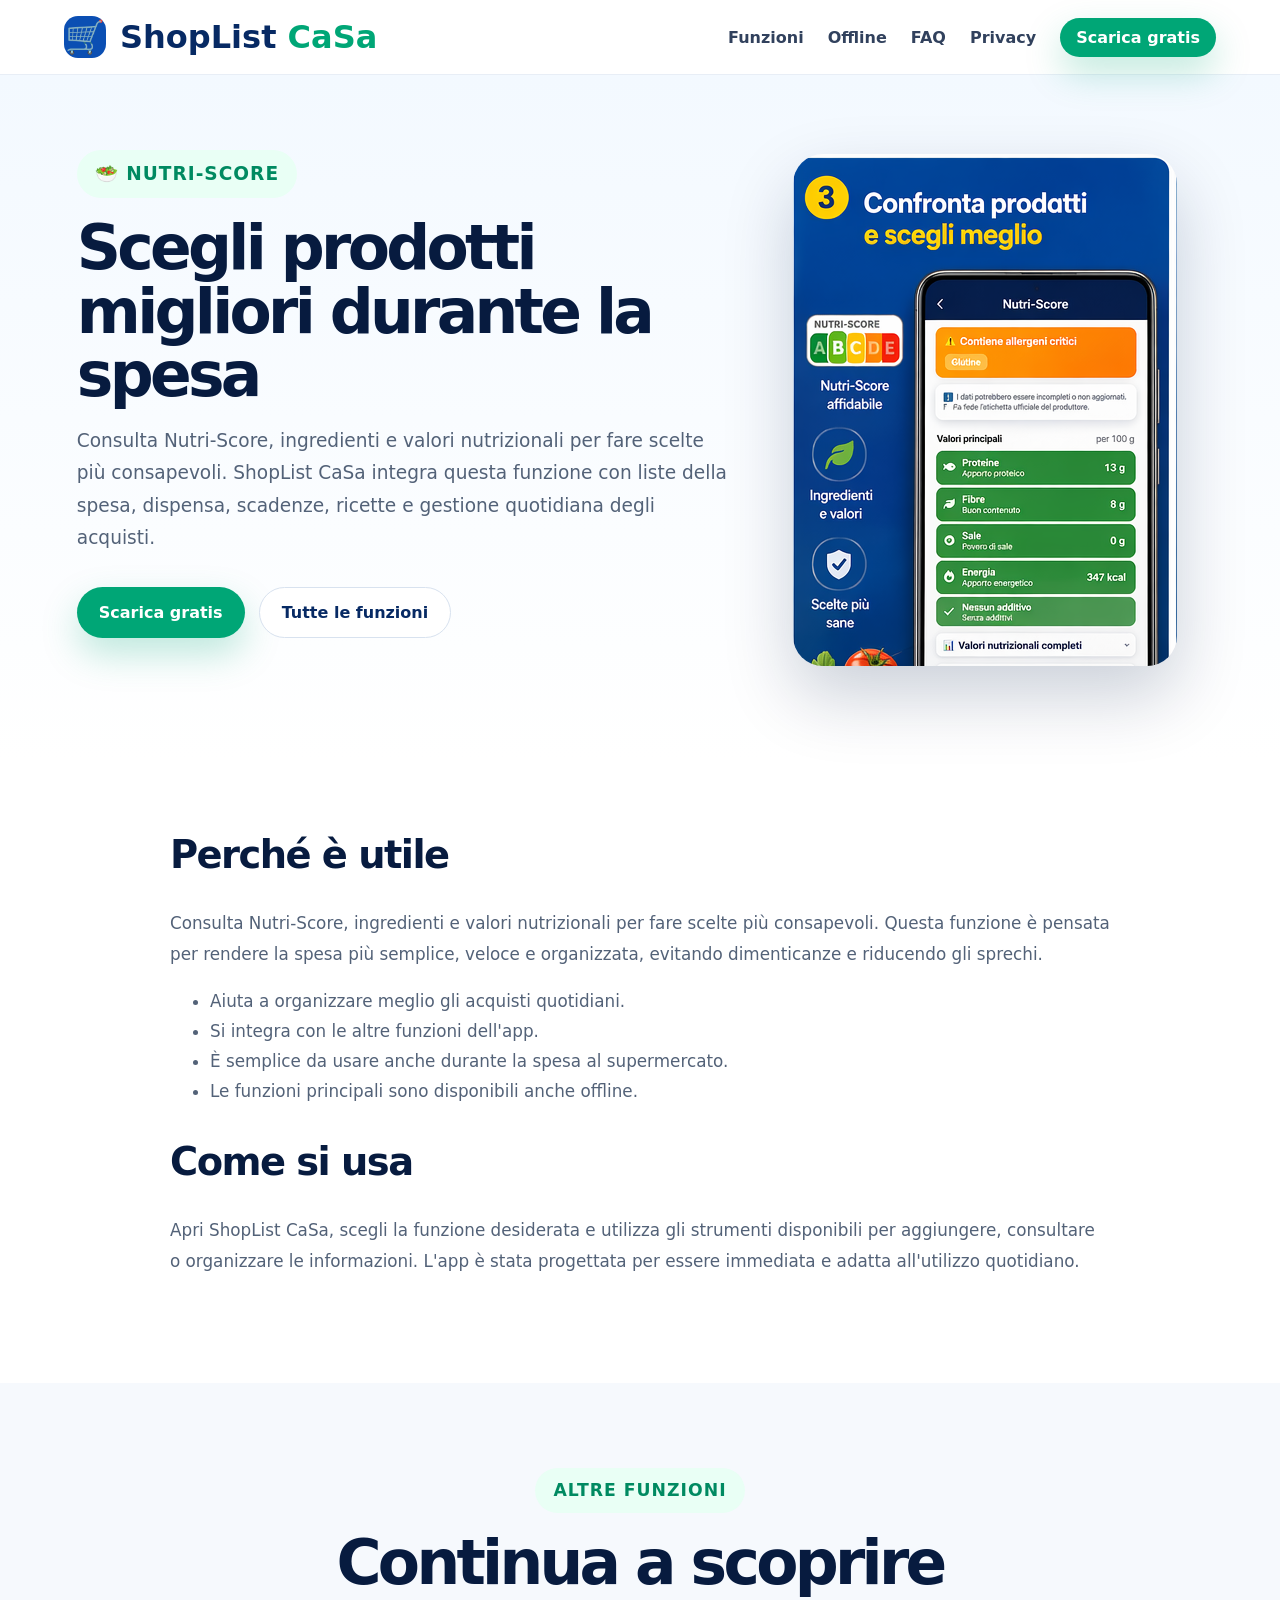
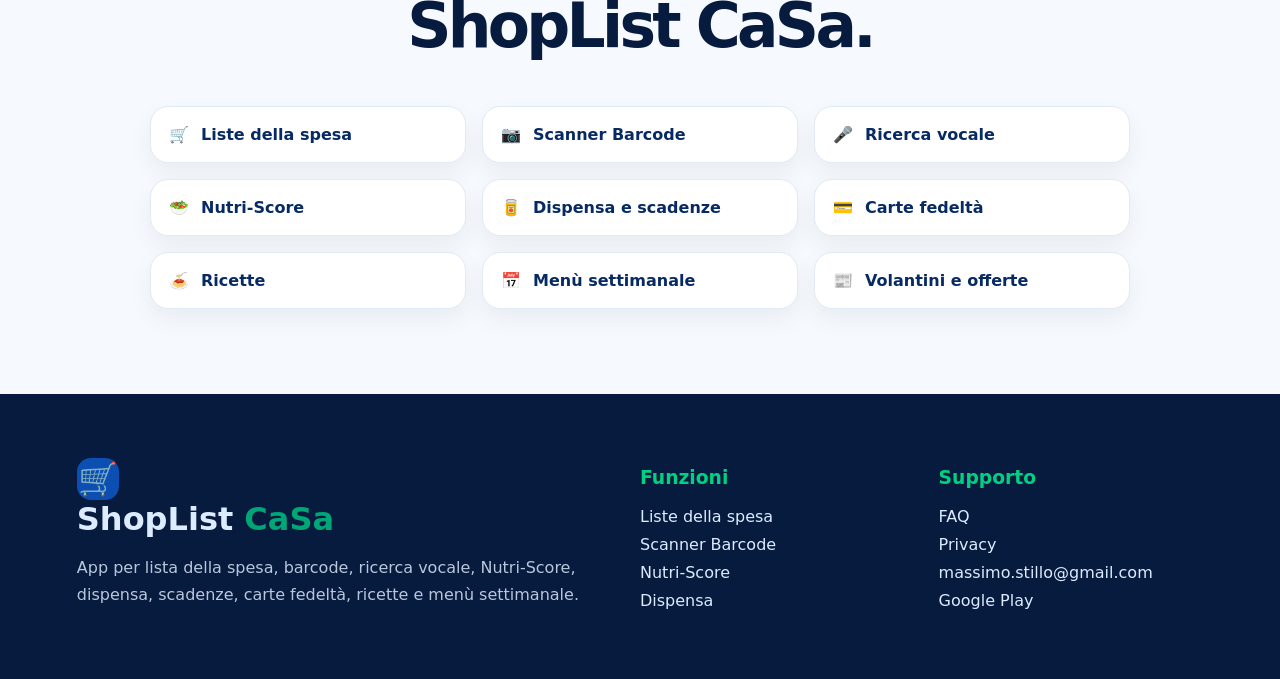
<file: funzioni/nutri-score.html>
<!DOCTYPE html>
<html lang="it">
<head>
  <meta charset="UTF-8">
  <meta name="viewport" content="width=device-width, initial-scale=1.0">
  <title>Nutri-Score - ShopList CaSa</title>
  <meta name="description" content="Nutri-Score con ShopList CaSa. Consulta Nutri-Score, ingredienti e valori nutrizionali per fare scelte più consapevoli.">
  <link rel="stylesheet" href="../style.css">
</head>
<body>

<header class="site-header">
  <a class="brand" href="../index.html" aria-label="ShopList CaSa home">
    <span class="brand-mark">🛒</span>
    <span>ShopList <strong>CaSa</strong></span>
  </a>
  <button class="menu-toggle" id="menuToggle" aria-label="Apri menu">☰</button>
  <nav class="nav" id="nav">
    <a href="../index.html#funzioni">Funzioni</a>
    <a href="../index.html#offline">Offline</a>
    <a href="../faq.html">FAQ</a>
    <a href="../privacy.html">Privacy</a>
    <a class="btn small" href="https://play.google.com/store/apps/details?id=io.shoplistcasa.app" target="_blank" rel="noopener">Scarica gratis</a>
  </nav>
</header>

<main>
  <section class="page-hero">
    <div class="reveal">
      <p class="eyebrow green">🥗 Nutri-Score</p>
      <h1>Scegli prodotti migliori durante la spesa</h1>
      <p>Consulta Nutri-Score, ingredienti e valori nutrizionali per fare scelte più consapevoli. ShopList CaSa integra questa funzione con liste della spesa, dispensa, scadenze, ricette e gestione quotidiana degli acquisti.</p>
      <div class="hero-actions">
        <a class="btn" href="https://play.google.com/store/apps/details?id=io.shoplistcasa.app" target="_blank" rel="noopener">Scarica gratis</a>
        <a class="btn secondary" href="../index.html#funzioni">Tutte le funzioni</a>
      </div>
    </div>
    <img class="page-shot reveal" src="../assets/nutriscore.png" alt="Nutri-Score ShopList CaSa">
  </section>

  <section class="content-section reveal">
    <h2>Perché è utile</h2>
    <p>Consulta Nutri-Score, ingredienti e valori nutrizionali per fare scelte più consapevoli. Questa funzione è pensata per rendere la spesa più semplice, veloce e organizzata, evitando dimenticanze e riducendo gli sprechi.</p>
    <ul>
      <li>Aiuta a organizzare meglio gli acquisti quotidiani.</li>
      <li>Si integra con le altre funzioni dell'app.</li>
      <li>È semplice da usare anche durante la spesa al supermercato.</li>
      <li>Le funzioni principali sono disponibili anche offline.</li>
    </ul>

    <h2>Come si usa</h2>
    <p>Apri ShopList CaSa, scegli la funzione desiderata e utilizza gli strumenti disponibili per aggiungere, consultare o organizzare le informazioni. L'app è stata progettata per essere immediata e adatta all'utilizzo quotidiano.</p>
  </section>

  <section class="section related">
    <div class="section-title reveal">
      <p class="eyebrow green">Altre funzioni</p>
      <h2>Continua a scoprire ShopList CaSa.</h2>
    </div>
    <div class="mini-grid reveal">
      <a class="mini-card" href="liste-spesa.html"><span>🛒</span><strong>Liste della spesa</strong></a>
<a class="mini-card" href="barcode.html"><span>📷</span><strong>Scanner Barcode</strong></a>
<a class="mini-card" href="ricerca-vocale.html"><span>🎤</span><strong>Ricerca vocale</strong></a>
<a class="mini-card" href="nutri-score.html"><span>🥗</span><strong>Nutri-Score</strong></a>
<a class="mini-card" href="dispensa.html"><span>🥫</span><strong>Dispensa e scadenze</strong></a>
<a class="mini-card" href="carte-fedelta.html"><span>💳</span><strong>Carte fedeltà</strong></a>
<a class="mini-card" href="ricette.html"><span>🍝</span><strong>Ricette</strong></a>
<a class="mini-card" href="menu-settimanale.html"><span>📅</span><strong>Menù settimanale</strong></a>
<a class="mini-card" href="volantini.html"><span>📰</span><strong>Volantini e offerte</strong></a>
    </div>
  </section>
</main>

<footer class="footer">
  <div>
    <a class="brand footer-brand" href="../index.html">
      <span class="brand-mark">🛒</span>
      <span>ShopList <strong>CaSa</strong></span>
    </a>
    <p>App per lista della spesa, barcode, ricerca vocale, Nutri-Score, dispensa, scadenze, carte fedeltà, ricette e menù settimanale.</p>
  </div>
  <div>
    <h3>Funzioni</h3>
    <a href="../funzioni/liste-spesa.html">Liste della spesa</a>
    <a href="../funzioni/barcode.html">Scanner Barcode</a>
    <a href="../funzioni/nutri-score.html">Nutri-Score</a>
    <a href="../funzioni/dispensa.html">Dispensa</a>
  </div>
  <div>
    <h3>Supporto</h3>
    <a href="../faq.html">FAQ</a>
    <a href="../privacy.html">Privacy</a>
    <a href="mailto:massimo.stillo@gmail.com">massimo.stillo@gmail.com</a>
    <a href="https://play.google.com/store/apps/details?id=io.shoplistcasa.app" target="_blank" rel="noopener">Google Play</a>
  </div>
</footer>

<script src="../script.js"></script>
</body>
</html>
</file>
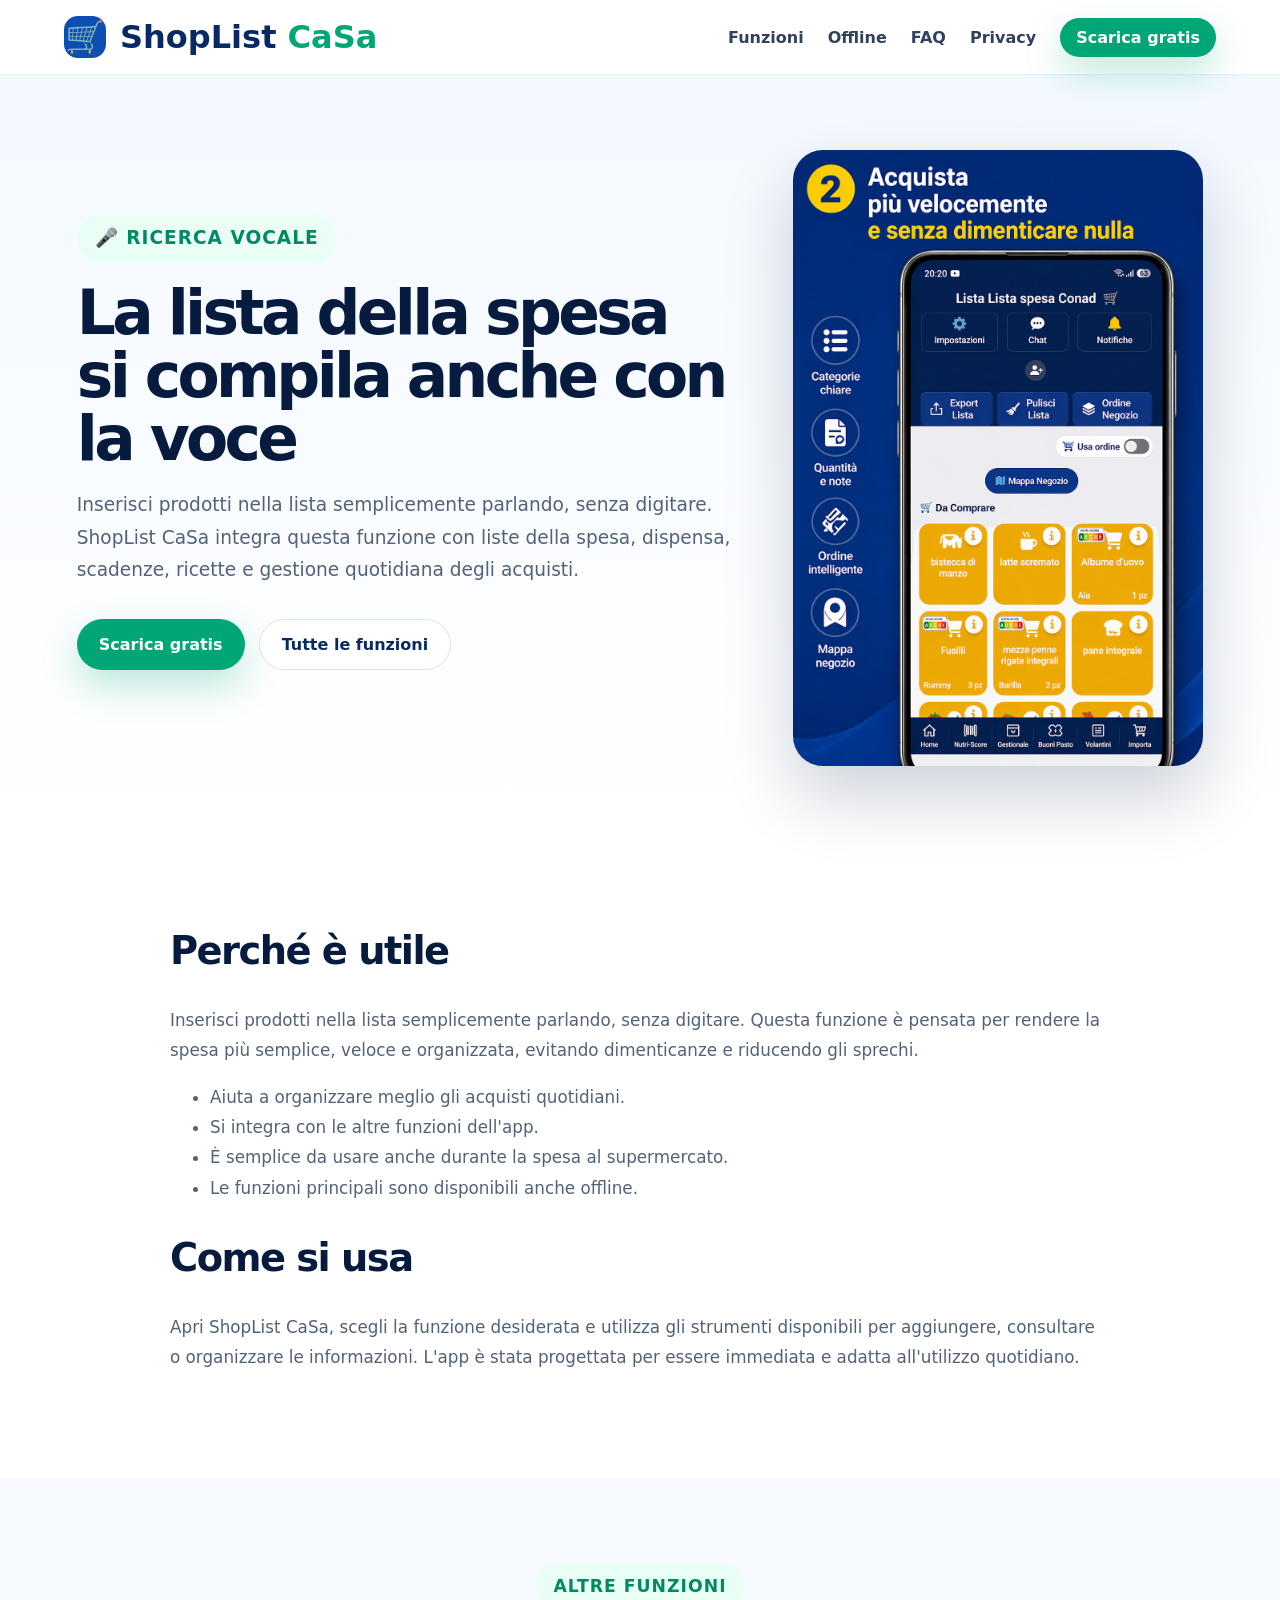
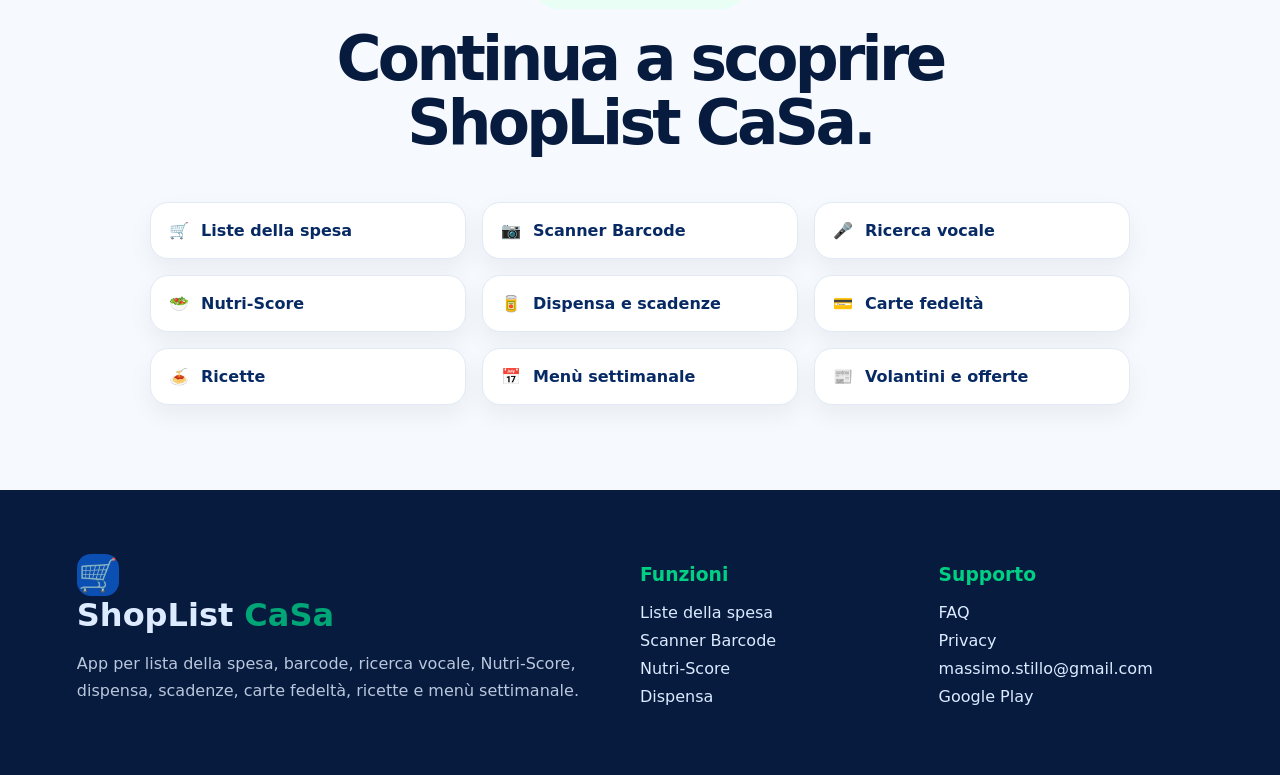
<file: funzioni/ricerca-vocale.html>
<!DOCTYPE html>
<html lang="it">
<head>
  <meta charset="UTF-8">
  <meta name="viewport" content="width=device-width, initial-scale=1.0">
  <title>Ricerca vocale - ShopList CaSa</title>
  <meta name="description" content="Ricerca vocale con ShopList CaSa. Inserisci prodotti nella lista semplicemente parlando, senza digitare.">
  <link rel="stylesheet" href="../style.css">
</head>
<body>

<header class="site-header">
  <a class="brand" href="../index.html" aria-label="ShopList CaSa home">
    <span class="brand-mark">🛒</span>
    <span>ShopList <strong>CaSa</strong></span>
  </a>
  <button class="menu-toggle" id="menuToggle" aria-label="Apri menu">☰</button>
  <nav class="nav" id="nav">
    <a href="../index.html#funzioni">Funzioni</a>
    <a href="../index.html#offline">Offline</a>
    <a href="../faq.html">FAQ</a>
    <a href="../privacy.html">Privacy</a>
    <a class="btn small" href="https://play.google.com/store/apps/details?id=io.shoplistcasa.app" target="_blank" rel="noopener">Scarica gratis</a>
  </nav>
</header>

<main>
  <section class="page-hero">
    <div class="reveal">
      <p class="eyebrow green">🎤 Ricerca vocale</p>
      <h1>La lista della spesa si compila anche con la voce</h1>
      <p>Inserisci prodotti nella lista semplicemente parlando, senza digitare. ShopList CaSa integra questa funzione con liste della spesa, dispensa, scadenze, ricette e gestione quotidiana degli acquisti.</p>
      <div class="hero-actions">
        <a class="btn" href="https://play.google.com/store/apps/details?id=io.shoplistcasa.app" target="_blank" rel="noopener">Scarica gratis</a>
        <a class="btn secondary" href="../index.html#funzioni">Tutte le funzioni</a>
      </div>
    </div>
    <img class="page-shot reveal" src="../assets/spesa-veloce.png" alt="Ricerca vocale ShopList CaSa">
  </section>

  <section class="content-section reveal">
    <h2>Perché è utile</h2>
    <p>Inserisci prodotti nella lista semplicemente parlando, senza digitare. Questa funzione è pensata per rendere la spesa più semplice, veloce e organizzata, evitando dimenticanze e riducendo gli sprechi.</p>
    <ul>
      <li>Aiuta a organizzare meglio gli acquisti quotidiani.</li>
      <li>Si integra con le altre funzioni dell'app.</li>
      <li>È semplice da usare anche durante la spesa al supermercato.</li>
      <li>Le funzioni principali sono disponibili anche offline.</li>
    </ul>

    <h2>Come si usa</h2>
    <p>Apri ShopList CaSa, scegli la funzione desiderata e utilizza gli strumenti disponibili per aggiungere, consultare o organizzare le informazioni. L'app è stata progettata per essere immediata e adatta all'utilizzo quotidiano.</p>
  </section>

  <section class="section related">
    <div class="section-title reveal">
      <p class="eyebrow green">Altre funzioni</p>
      <h2>Continua a scoprire ShopList CaSa.</h2>
    </div>
    <div class="mini-grid reveal">
      <a class="mini-card" href="liste-spesa.html"><span>🛒</span><strong>Liste della spesa</strong></a>
<a class="mini-card" href="barcode.html"><span>📷</span><strong>Scanner Barcode</strong></a>
<a class="mini-card" href="ricerca-vocale.html"><span>🎤</span><strong>Ricerca vocale</strong></a>
<a class="mini-card" href="nutri-score.html"><span>🥗</span><strong>Nutri-Score</strong></a>
<a class="mini-card" href="dispensa.html"><span>🥫</span><strong>Dispensa e scadenze</strong></a>
<a class="mini-card" href="carte-fedelta.html"><span>💳</span><strong>Carte fedeltà</strong></a>
<a class="mini-card" href="ricette.html"><span>🍝</span><strong>Ricette</strong></a>
<a class="mini-card" href="menu-settimanale.html"><span>📅</span><strong>Menù settimanale</strong></a>
<a class="mini-card" href="volantini.html"><span>📰</span><strong>Volantini e offerte</strong></a>
    </div>
  </section>
</main>

<footer class="footer">
  <div>
    <a class="brand footer-brand" href="../index.html">
      <span class="brand-mark">🛒</span>
      <span>ShopList <strong>CaSa</strong></span>
    </a>
    <p>App per lista della spesa, barcode, ricerca vocale, Nutri-Score, dispensa, scadenze, carte fedeltà, ricette e menù settimanale.</p>
  </div>
  <div>
    <h3>Funzioni</h3>
    <a href="../funzioni/liste-spesa.html">Liste della spesa</a>
    <a href="../funzioni/barcode.html">Scanner Barcode</a>
    <a href="../funzioni/nutri-score.html">Nutri-Score</a>
    <a href="../funzioni/dispensa.html">Dispensa</a>
  </div>
  <div>
    <h3>Supporto</h3>
    <a href="../faq.html">FAQ</a>
    <a href="../privacy.html">Privacy</a>
    <a href="mailto:massimo.stillo@gmail.com">massimo.stillo@gmail.com</a>
    <a href="https://play.google.com/store/apps/details?id=io.shoplistcasa.app" target="_blank" rel="noopener">Google Play</a>
  </div>
</footer>

<script src="../script.js"></script>
</body>
</html>
</file>
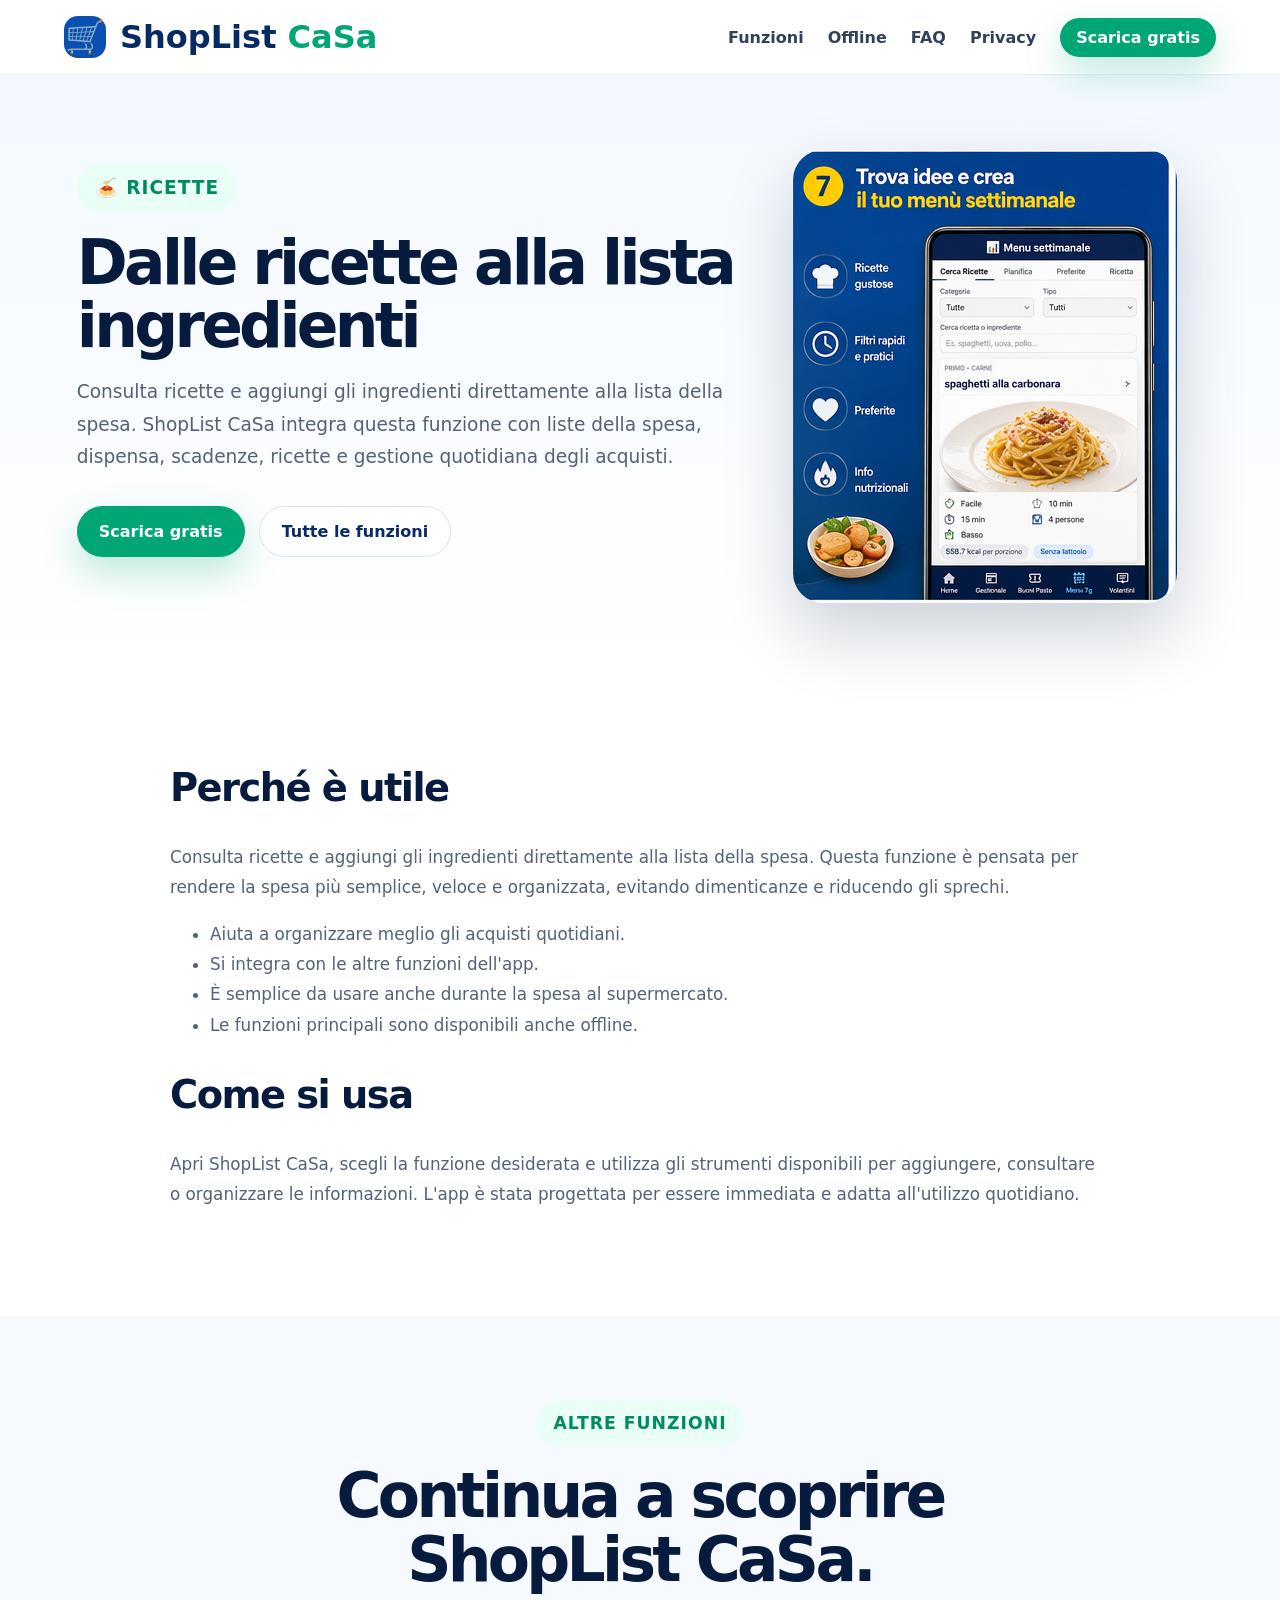
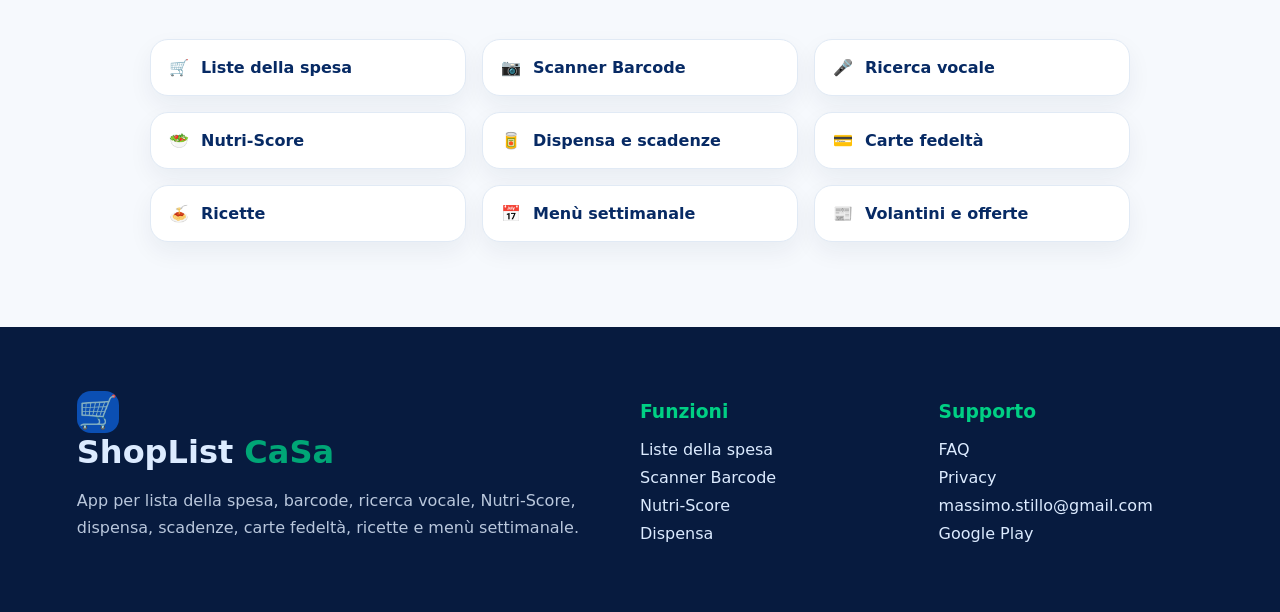
<file: funzioni/ricette.html>
<!DOCTYPE html>
<html lang="it">
<head>
  <meta charset="UTF-8">
  <meta name="viewport" content="width=device-width, initial-scale=1.0">
  <title>Ricette - ShopList CaSa</title>
  <meta name="description" content="Ricette con ShopList CaSa. Consulta ricette e aggiungi gli ingredienti direttamente alla lista della spesa.">
  <link rel="stylesheet" href="../style.css">
</head>
<body>

<header class="site-header">
  <a class="brand" href="../index.html" aria-label="ShopList CaSa home">
    <span class="brand-mark">🛒</span>
    <span>ShopList <strong>CaSa</strong></span>
  </a>
  <button class="menu-toggle" id="menuToggle" aria-label="Apri menu">☰</button>
  <nav class="nav" id="nav">
    <a href="../index.html#funzioni">Funzioni</a>
    <a href="../index.html#offline">Offline</a>
    <a href="../faq.html">FAQ</a>
    <a href="../privacy.html">Privacy</a>
    <a class="btn small" href="https://play.google.com/store/apps/details?id=io.shoplistcasa.app" target="_blank" rel="noopener">Scarica gratis</a>
  </nav>
</header>

<main>
  <section class="page-hero">
    <div class="reveal">
      <p class="eyebrow green">🍝 Ricette</p>
      <h1>Dalle ricette alla lista ingredienti</h1>
      <p>Consulta ricette e aggiungi gli ingredienti direttamente alla lista della spesa. ShopList CaSa integra questa funzione con liste della spesa, dispensa, scadenze, ricette e gestione quotidiana degli acquisti.</p>
      <div class="hero-actions">
        <a class="btn" href="https://play.google.com/store/apps/details?id=io.shoplistcasa.app" target="_blank" rel="noopener">Scarica gratis</a>
        <a class="btn secondary" href="../index.html#funzioni">Tutte le funzioni</a>
      </div>
    </div>
    <img class="page-shot reveal" src="../assets/ricette.png" alt="Ricette ShopList CaSa">
  </section>

  <section class="content-section reveal">
    <h2>Perché è utile</h2>
    <p>Consulta ricette e aggiungi gli ingredienti direttamente alla lista della spesa. Questa funzione è pensata per rendere la spesa più semplice, veloce e organizzata, evitando dimenticanze e riducendo gli sprechi.</p>
    <ul>
      <li>Aiuta a organizzare meglio gli acquisti quotidiani.</li>
      <li>Si integra con le altre funzioni dell'app.</li>
      <li>È semplice da usare anche durante la spesa al supermercato.</li>
      <li>Le funzioni principali sono disponibili anche offline.</li>
    </ul>

    <h2>Come si usa</h2>
    <p>Apri ShopList CaSa, scegli la funzione desiderata e utilizza gli strumenti disponibili per aggiungere, consultare o organizzare le informazioni. L'app è stata progettata per essere immediata e adatta all'utilizzo quotidiano.</p>
  </section>

  <section class="section related">
    <div class="section-title reveal">
      <p class="eyebrow green">Altre funzioni</p>
      <h2>Continua a scoprire ShopList CaSa.</h2>
    </div>
    <div class="mini-grid reveal">
      <a class="mini-card" href="liste-spesa.html"><span>🛒</span><strong>Liste della spesa</strong></a>
<a class="mini-card" href="barcode.html"><span>📷</span><strong>Scanner Barcode</strong></a>
<a class="mini-card" href="ricerca-vocale.html"><span>🎤</span><strong>Ricerca vocale</strong></a>
<a class="mini-card" href="nutri-score.html"><span>🥗</span><strong>Nutri-Score</strong></a>
<a class="mini-card" href="dispensa.html"><span>🥫</span><strong>Dispensa e scadenze</strong></a>
<a class="mini-card" href="carte-fedelta.html"><span>💳</span><strong>Carte fedeltà</strong></a>
<a class="mini-card" href="ricette.html"><span>🍝</span><strong>Ricette</strong></a>
<a class="mini-card" href="menu-settimanale.html"><span>📅</span><strong>Menù settimanale</strong></a>
<a class="mini-card" href="volantini.html"><span>📰</span><strong>Volantini e offerte</strong></a>
    </div>
  </section>
</main>

<footer class="footer">
  <div>
    <a class="brand footer-brand" href="../index.html">
      <span class="brand-mark">🛒</span>
      <span>ShopList <strong>CaSa</strong></span>
    </a>
    <p>App per lista della spesa, barcode, ricerca vocale, Nutri-Score, dispensa, scadenze, carte fedeltà, ricette e menù settimanale.</p>
  </div>
  <div>
    <h3>Funzioni</h3>
    <a href="../funzioni/liste-spesa.html">Liste della spesa</a>
    <a href="../funzioni/barcode.html">Scanner Barcode</a>
    <a href="../funzioni/nutri-score.html">Nutri-Score</a>
    <a href="../funzioni/dispensa.html">Dispensa</a>
  </div>
  <div>
    <h3>Supporto</h3>
    <a href="../faq.html">FAQ</a>
    <a href="../privacy.html">Privacy</a>
    <a href="mailto:massimo.stillo@gmail.com">massimo.stillo@gmail.com</a>
    <a href="https://play.google.com/store/apps/details?id=io.shoplistcasa.app" target="_blank" rel="noopener">Google Play</a>
  </div>
</footer>

<script src="../script.js"></script>
</body>
</html>
</file>
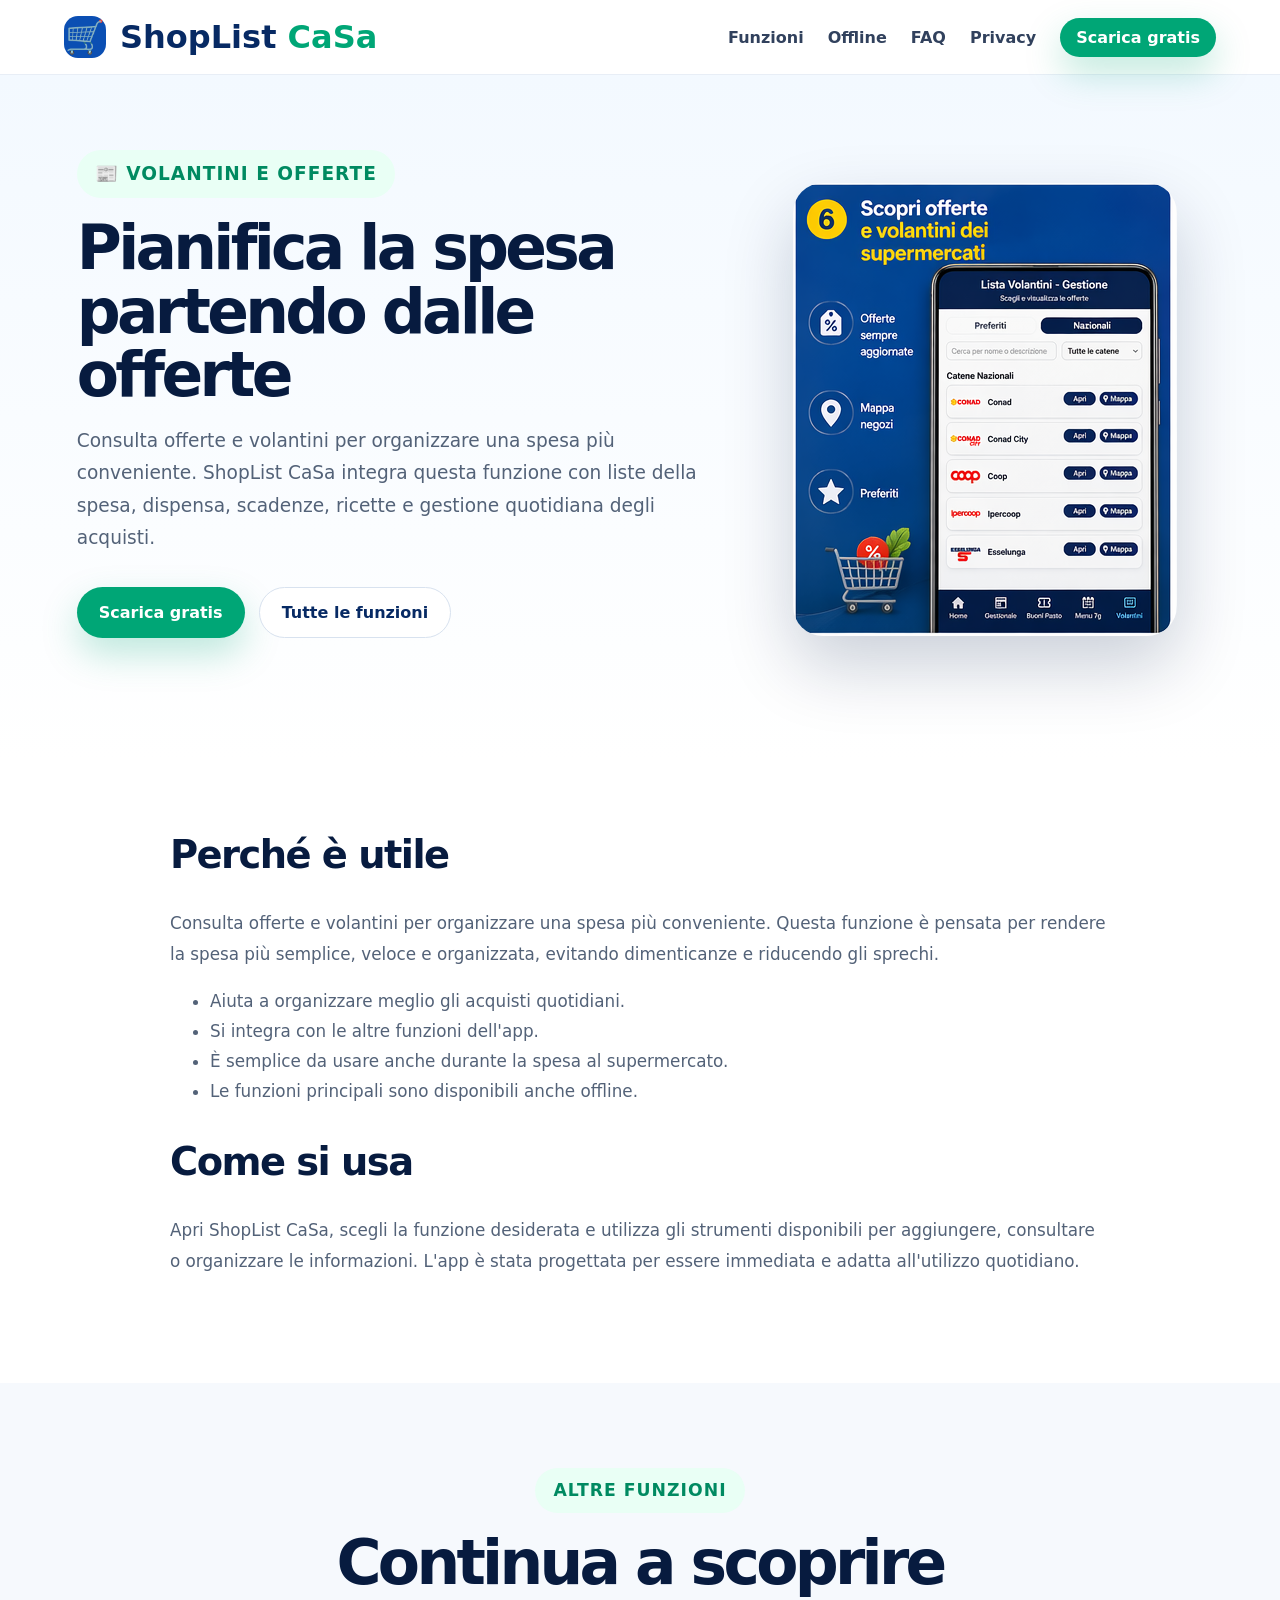
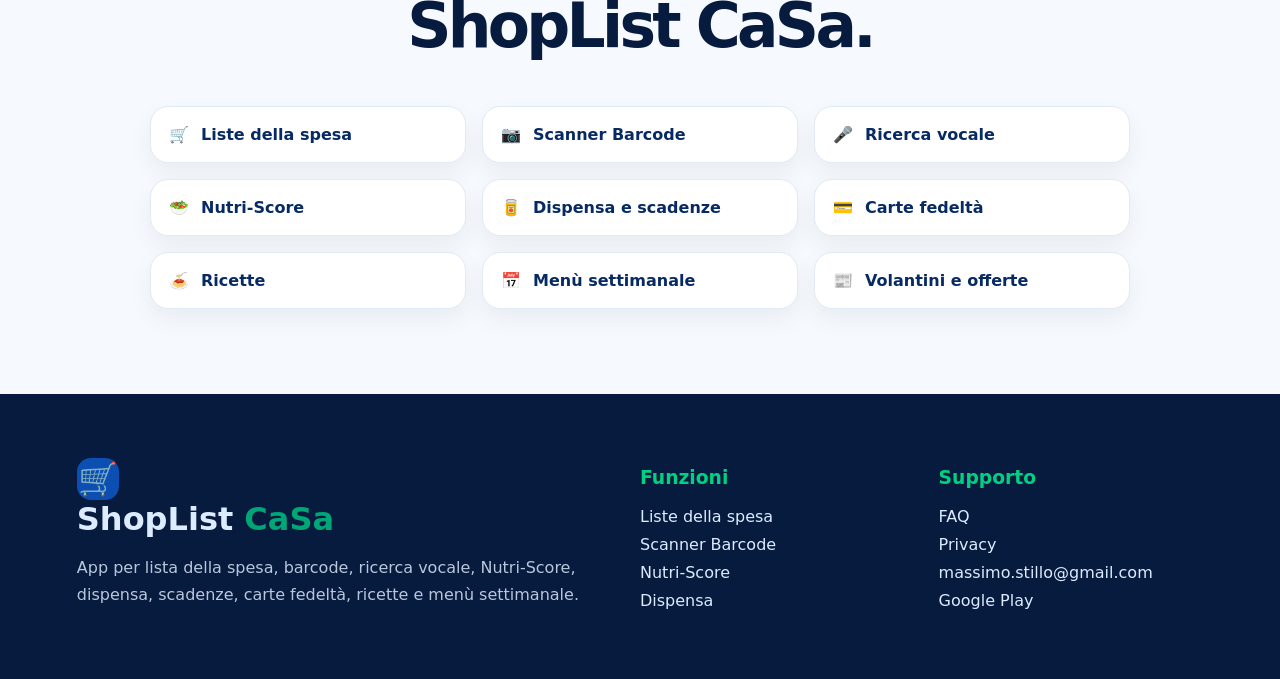
<file: funzioni/volantini.html>
<!DOCTYPE html>
<html lang="it">
<head>
  <meta charset="UTF-8">
  <meta name="viewport" content="width=device-width, initial-scale=1.0">
  <title>Volantini e offerte - ShopList CaSa</title>
  <meta name="description" content="Volantini e offerte con ShopList CaSa. Consulta offerte e volantini per organizzare una spesa più conveniente.">
  <link rel="stylesheet" href="../style.css">
</head>
<body>

<header class="site-header">
  <a class="brand" href="../index.html" aria-label="ShopList CaSa home">
    <span class="brand-mark">🛒</span>
    <span>ShopList <strong>CaSa</strong></span>
  </a>
  <button class="menu-toggle" id="menuToggle" aria-label="Apri menu">☰</button>
  <nav class="nav" id="nav">
    <a href="../index.html#funzioni">Funzioni</a>
    <a href="../index.html#offline">Offline</a>
    <a href="../faq.html">FAQ</a>
    <a href="../privacy.html">Privacy</a>
    <a class="btn small" href="https://play.google.com/store/apps/details?id=io.shoplistcasa.app" target="_blank" rel="noopener">Scarica gratis</a>
  </nav>
</header>

<main>
  <section class="page-hero">
    <div class="reveal">
      <p class="eyebrow green">📰 Volantini e offerte</p>
      <h1>Pianifica la spesa partendo dalle offerte</h1>
      <p>Consulta offerte e volantini per organizzare una spesa più conveniente. ShopList CaSa integra questa funzione con liste della spesa, dispensa, scadenze, ricette e gestione quotidiana degli acquisti.</p>
      <div class="hero-actions">
        <a class="btn" href="https://play.google.com/store/apps/details?id=io.shoplistcasa.app" target="_blank" rel="noopener">Scarica gratis</a>
        <a class="btn secondary" href="../index.html#funzioni">Tutte le funzioni</a>
      </div>
    </div>
    <img class="page-shot reveal" src="../assets/volantini.png" alt="Volantini e offerte ShopList CaSa">
  </section>

  <section class="content-section reveal">
    <h2>Perché è utile</h2>
    <p>Consulta offerte e volantini per organizzare una spesa più conveniente. Questa funzione è pensata per rendere la spesa più semplice, veloce e organizzata, evitando dimenticanze e riducendo gli sprechi.</p>
    <ul>
      <li>Aiuta a organizzare meglio gli acquisti quotidiani.</li>
      <li>Si integra con le altre funzioni dell'app.</li>
      <li>È semplice da usare anche durante la spesa al supermercato.</li>
      <li>Le funzioni principali sono disponibili anche offline.</li>
    </ul>

    <h2>Come si usa</h2>
    <p>Apri ShopList CaSa, scegli la funzione desiderata e utilizza gli strumenti disponibili per aggiungere, consultare o organizzare le informazioni. L'app è stata progettata per essere immediata e adatta all'utilizzo quotidiano.</p>
  </section>

  <section class="section related">
    <div class="section-title reveal">
      <p class="eyebrow green">Altre funzioni</p>
      <h2>Continua a scoprire ShopList CaSa.</h2>
    </div>
    <div class="mini-grid reveal">
      <a class="mini-card" href="liste-spesa.html"><span>🛒</span><strong>Liste della spesa</strong></a>
<a class="mini-card" href="barcode.html"><span>📷</span><strong>Scanner Barcode</strong></a>
<a class="mini-card" href="ricerca-vocale.html"><span>🎤</span><strong>Ricerca vocale</strong></a>
<a class="mini-card" href="nutri-score.html"><span>🥗</span><strong>Nutri-Score</strong></a>
<a class="mini-card" href="dispensa.html"><span>🥫</span><strong>Dispensa e scadenze</strong></a>
<a class="mini-card" href="carte-fedelta.html"><span>💳</span><strong>Carte fedeltà</strong></a>
<a class="mini-card" href="ricette.html"><span>🍝</span><strong>Ricette</strong></a>
<a class="mini-card" href="menu-settimanale.html"><span>📅</span><strong>Menù settimanale</strong></a>
<a class="mini-card" href="volantini.html"><span>📰</span><strong>Volantini e offerte</strong></a>
    </div>
  </section>
</main>

<footer class="footer">
  <div>
    <a class="brand footer-brand" href="../index.html">
      <span class="brand-mark">🛒</span>
      <span>ShopList <strong>CaSa</strong></span>
    </a>
    <p>App per lista della spesa, barcode, ricerca vocale, Nutri-Score, dispensa, scadenze, carte fedeltà, ricette e menù settimanale.</p>
  </div>
  <div>
    <h3>Funzioni</h3>
    <a href="../funzioni/liste-spesa.html">Liste della spesa</a>
    <a href="../funzioni/barcode.html">Scanner Barcode</a>
    <a href="../funzioni/nutri-score.html">Nutri-Score</a>
    <a href="../funzioni/dispensa.html">Dispensa</a>
  </div>
  <div>
    <h3>Supporto</h3>
    <a href="../faq.html">FAQ</a>
    <a href="../privacy.html">Privacy</a>
    <a href="mailto:massimo.stillo@gmail.com">massimo.stillo@gmail.com</a>
    <a href="https://play.google.com/store/apps/details?id=io.shoplistcasa.app" target="_blank" rel="noopener">Google Play</a>
  </div>
</footer>

<script src="../script.js"></script>
</body>
</html>
</file>
<file: style.css>
*{box-sizing:border-box}html{scroll-behavior:smooth}body{margin:0;font-family:Inter,system-ui,-apple-system,Segoe UI,Arial,sans-serif;color:#14213d;background:#fff}a{text-decoration:none;color:inherit}img{max-width:100%;display:block}.site-header{position:sticky;top:0;z-index:50;display:flex;align-items:center;justify-content:space-between;padding:16px clamp(18px,5vw,70px);background:rgba(255,255,255,.92);backdrop-filter:blur(16px);border-bottom:1px solid #e8eef6}.brand{display:flex;align-items:center;gap:10px;font-weight:900;color:#072a64}.brand-mark{display:grid;place-items:center;width:42px;height:42px;border-radius:14px;background:#0b4fb3;color:#fff}.brand strong{color:#00a676}.nav{display:flex;align-items:center;gap:24px;font-weight:800;color:#31415d}.nav a:hover{color:#00a676}.menu-toggle{display:none;border:0;background:#072a64;color:#fff;border-radius:12px;width:44px;height:44px;font-size:1.5rem}.btn{display:inline-flex;align-items:center;justify-content:center;padding:15px 22px;border-radius:999px;background:#00a676;color:#fff;font-weight:900;box-shadow:0 16px 36px rgba(0,166,118,.25);transition:.2s}.btn:hover{transform:translateY(-2px);box-shadow:0 22px 48px rgba(0,166,118,.32)}.btn.secondary{background:#fff;color:#072a64;border:1px solid #d8e2ef;box-shadow:none}.btn.small{padding:10px 16px}.hero{overflow:hidden;display:grid;grid-template-columns:1.04fr .96fr;gap:48px;align-items:center;padding:80px clamp(20px,6vw,90px) 110px;background:linear-gradient(180deg,#f3f9ff,#fff)}.hero-text{max-width:820px}.eyebrow{display:inline-block;margin:0 0 18px;padding:8px 14px;border-radius:999px;background:#e8f2ff;color:#0b4fb3;text-transform:uppercase;letter-spacing:.05em;font-size:.76rem;font-weight:950}.eyebrow.green{background:#e9fff5;color:#008a61}.hero h1{font-size:clamp(3.1rem,6vw,6.4rem);line-height:.95;letter-spacing:-.075em;margin:0 0 24px;color:#071b3f}.lead{font-size:clamp(1.1rem,2vw,1.35rem);line-height:1.75;color:#536278}.hero-actions{display:flex;gap:14px;flex-wrap:wrap;margin:32px 0}.hero-points{display:flex;gap:10px;flex-wrap:wrap}.hero-points span,.logos span{padding:10px 14px;border-radius:999px;background:#fff;border:1px solid #dce7f4;color:#31415d;font-weight:800}.hero-media{position:relative;min-height:620px}.phone-main,.phone-float{position:absolute;border-radius:30px;box-shadow:0 35px 75px rgba(7,27,63,.25);background:#072a64}.phone-main{width:400px;right:28%;top:0;transform:rotate(-4deg)}.phone-float{width:310px;right:0;top:105px;transform:rotate(7deg)}.logos{width:min(1120px,calc(100% - 36px));margin:-48px auto 30px;padding:22px;border-radius:24px;background:#fff;box-shadow:0 20px 55px rgba(7,27,63,.1);display:flex;gap:10px;flex-wrap:wrap;justify-content:center;position:relative;z-index:4}.section{padding:85px clamp(20px,6vw,90px)}.section-title{text-align:center;max-width:860px;margin:0 auto 48px}.section-title h2,.split h2,.cta h2,.page-hero h1{font-size:clamp(2.2rem,4.8vw,4.8rem);line-height:1.03;letter-spacing:-.06em;margin:0 0 16px;color:#071b3f}.section-title p{color:#536278;line-height:1.7;font-size:1.08rem}.benefit-grid,.feature-grid{display:grid;grid-template-columns:repeat(3,1fr);gap:22px;max-width:1180px;margin:auto}.benefit,.feature-card{border:1px solid #e1eaf5;border-radius:26px;background:#fff;padding:28px;box-shadow:0 14px 36px rgba(7,27,63,.07);transition:.2s}.feature-card{min-height:230px}.feature-card:hover,.benefit:hover{transform:translateY(-6px);box-shadow:0 24px 55px rgba(7,27,63,.12)}.feature-card span{font-size:2.2rem}.feature-card h3,.benefit h3{color:#072a64;margin-bottom:10px}.feature-card p,.benefit p{color:#536278;line-height:1.65}.split{display:grid;grid-template-columns:1fr 1fr;gap:34px;align-items:center;margin:20px clamp(20px,6vw,90px);padding:60px;border-radius:34px;background:linear-gradient(135deg,#072a64,#0b4fb3);color:#fff}.split h2{color:#fff}.split p{color:#dcebff;font-size:1.1rem;line-height:1.75}.text-link{font-weight:950;color:#fff}.split-panel{display:grid;gap:16px}.check{padding:20px;border-radius:18px;background:rgba(255,255,255,.12);border:1px solid rgba(255,255,255,.18);font-weight:900}.screenshots{background:#f6f9fd}.screens-grid{display:grid;grid-template-columns:repeat(4,1fr);gap:22px;max-width:1220px;margin:auto}.screens-grid img{border-radius:26px;box-shadow:0 18px 45px rgba(7,27,63,.14);background:#072a64}.mini-grid{display:grid;grid-template-columns:repeat(3,1fr);gap:16px;max-width:980px;margin:auto}.mini-card{display:flex;gap:12px;align-items:center;padding:18px;border-radius:18px;background:#fff;border:1px solid #e1eaf5;box-shadow:0 10px 25px rgba(7,27,63,.06);font-weight:900;color:#072a64}.cta{margin:40px auto 90px;width:min(1120px,calc(100% - 40px));text-align:center;padding:70px 30px;border-radius:34px;background:radial-gradient(circle at 20% 20%,rgba(0,166,118,.24),transparent 30%),linear-gradient(135deg,#071b3f,#0b4fb3);color:#fff}.cta h2{color:#fff}.cta p{color:#dcebff}.footer{display:grid;grid-template-columns:2fr 1fr 1fr;gap:34px;padding:55px clamp(20px,6vw,90px);background:#071b3f;color:#fff}.footer p{color:#b9c7dc;line-height:1.7}.footer a{display:block;margin:9px 0;color:#dcebff}.footer h3{color:#00d084}.footer-brand{margin-bottom:14px;color:#fff}.page-hero{display:grid;grid-template-columns:1fr 410px;gap:60px;align-items:center;padding:75px clamp(20px,6vw,90px) 90px;background:linear-gradient(180deg,#f3f9ff,#fff)}.page-hero p{color:#536278;line-height:1.75;font-size:1.16rem}.page-shot{border-radius:30px;box-shadow:0 30px 70px rgba(7,27,63,.2);background:#072a64}.content-section{max-width:980px;margin:auto;padding:40px 20px 90px}.content-section h2{font-size:2.4rem;letter-spacing:-.04em;color:#071b3f}.content-section p,.content-section li{color:#536278;line-height:1.8;font-size:1.05rem}.related{background:#f6f9fd}.faq-list{max-width:960px;margin:auto}.faq-list details{padding:22px 24px;margin:14px 0;border-radius:18px;background:#fff;border:1px solid #e1eaf5;box-shadow:0 10px 25px rgba(7,27,63,.06)}.faq-list summary{font-weight:950;cursor:pointer;color:#072a64}.reveal{opacity:0;transform:translateY(24px);transition:.7s}.reveal.visible{opacity:1;transform:none}@media(max-width:1000px){.hero,.page-hero,.split{grid-template-columns:1fr}.hero-media{order:-1;min-height:520px}.benefit-grid,.feature-grid,.mini-grid{grid-template-columns:repeat(2,1fr)}.screens-grid{grid-template-columns:repeat(2,1fr)}.phone-main{left:10%;right:auto}.phone-float{right:10%}.footer{grid-template-columns:1fr 1fr}}@media(max-width:720px){.nav{display:none;position:absolute;top:76px;left:16px;right:16px;flex-direction:column;align-items:stretch;padding:16px;border-radius:20px;background:#fff;box-shadow:0 20px 55px rgba(7,27,63,.16)}.nav.open{display:flex}.menu-toggle{display:block}.hero{padding:55px 20px 85px}.hero h1{font-size:3.25rem}.hero-media{min-height:390px}.phone-main{width:230px;left:0}.phone-float{width:180px;right:0;top:70px}.hero-actions .btn{width:100%}.benefit-grid,.feature-grid,.screens-grid,.mini-grid{grid-template-columns:1fr}.split{margin:20px;padding:34px 24px}.footer{grid-template-columns:1fr}.page-hero h1{font-size:3rem}}
.support-grid,.download-grid{display:grid;grid-template-columns:repeat(3,1fr);gap:22px;max-width:1120px;margin:0 auto}
.support-card,.download-card{border:1px solid #e1eaf5;border-radius:26px;background:#fff;padding:28px;box-shadow:0 14px 36px rgba(7,27,63,.07)}
.support-card span,.download-card span{font-size:2rem}
.support-card h3,.download-card h3{color:#072a64;margin-bottom:10px}
.support-card p,.download-card p{color:#536278;line-height:1.7}
@media(max-width:1000px){.support-grid,.download-grid{grid-template-columns:repeat(2,1fr)}}
@media(max-width:720px){.support-grid,.download-grid{grid-template-columns:1fr}}

.brand img {
    width: 52px;
    height: 52px;
}

.brand {
    gap: 14px;
}

.brand span{
    font-size: 2rem;
    font-weight: 800;
}


.eyebrow{

    display:inline-flex;
    align-items:center;
    gap:8px;

    background:#2F69D9;
    color:#fff;

    padding:8px 18px;

    border-radius:40px;

    font-size:13px;

    font-weight:700;

    letter-spacing:1px;
}
</file>
